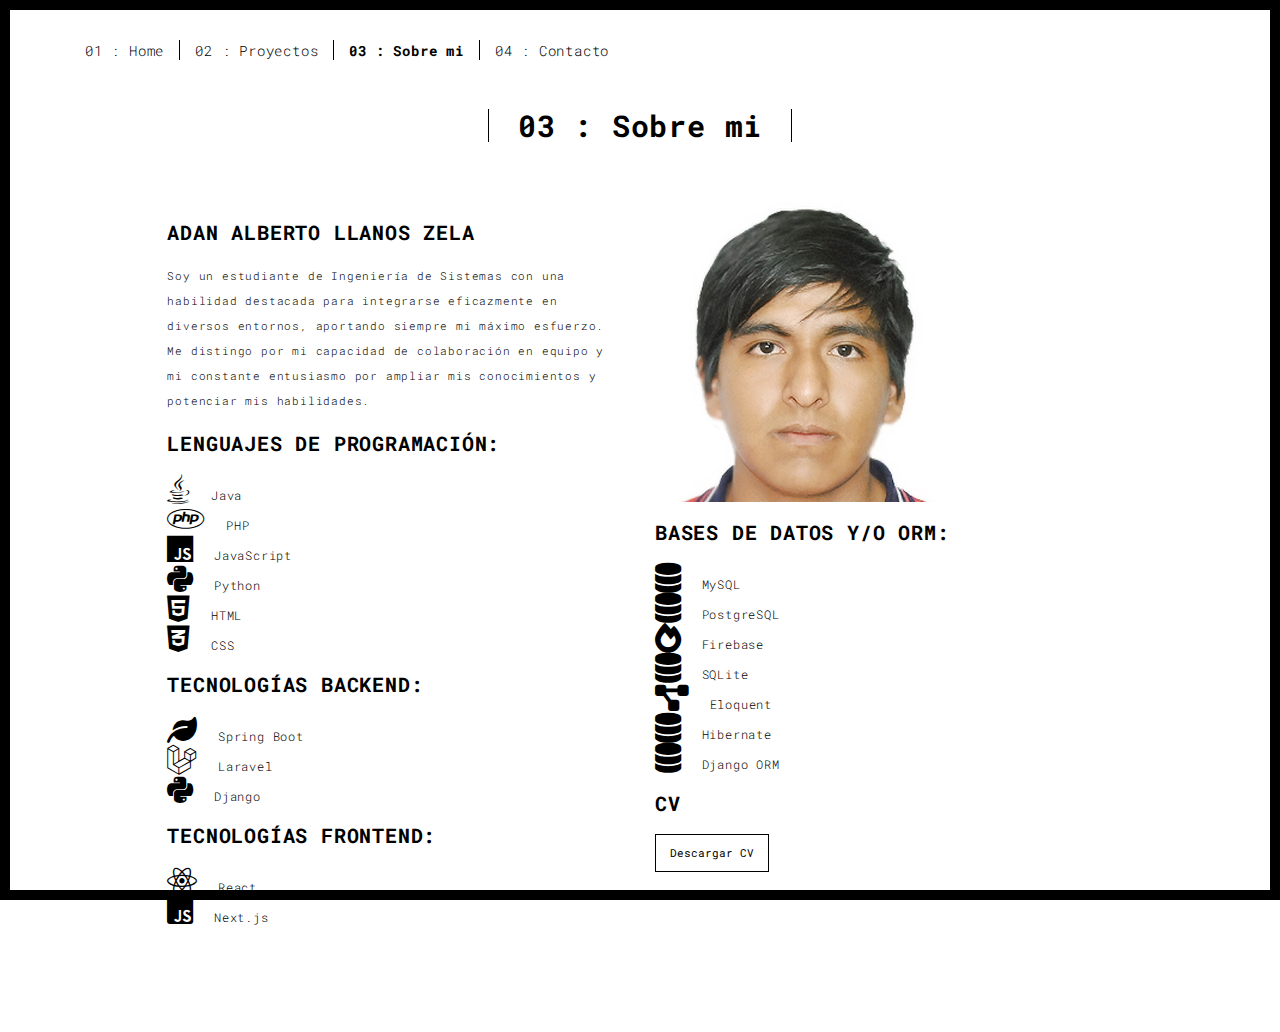
<file: about.html>
<!DOCTYPE html>
<html lang="en">
  <head>
    <meta charset="UTF-8" />
    <meta content="IE=edge" http-equiv="X-UA-Compatible" />
    <meta content="width=device-width,initial-scale=1" name="viewport" />
    <meta content="description" name="description" />
    <meta name="google" content="notranslate" />
    <meta
      content="Mashup templates have been developped by Orson.io team"
      name="author"
    />

    <!-- Disable tap highlight on IE -->
    <meta name="msapplication-tap-highlight" content="no" />

    <link
      rel="apple-touch-icon"
      sizes="180x180"
      href="./assets/apple-icon-180x180.png"
    />
    <link href="./assets/favicon.ico" rel="icon" />
    <link
      rel="stylesheet"
      href="https://cdnjs.cloudflare.com/ajax/libs/font-awesome/6.0.0-beta3/css/all.min.css"
    />

    <title>Sobre mi</title>

    <link href="./main.3f6952e4.css" rel="stylesheet" />
    <style>
      .large-icon {
        font-size: 30px; /* Aumenta el tamaño de los iconos */
        margin-right: 12px; /* Añade un pequeño espacio entre el icono y el texto */
      }

      .large-text {
        font-size: 12px; /* Aumenta el tamaño del texto */
        line-height: 1.5; /* Ajusta el espaciado entre líneas si es necesario */
      }
    </style>
  </head>

  <body class="">
    <div id="site-border-left"></div>
    <div id="site-border-right"></div>
    <div id="site-border-top"></div>
    <div id="site-border-bottom"></div>
    <!-- Add your content of header -->
    <header>
      <nav class="navbar navbar-fixed-top navbar-default">
        <div class="container">
          <button
            type="button"
            class="navbar-toggle collapsed"
            data-toggle="collapse"
            data-target="#navbar-collapse"
            aria-expanded="false"
          >
            <span class="sr-only">Toggle navigation</span>
            <span class="icon-bar"></span>
            <span class="icon-bar"></span>
            <span class="icon-bar"></span>
          </button>

          <div class="collapse navbar-collapse" id="navbar-collapse">
            <ul class="nav navbar-nav">
              <li><a href="./index.html" title="">01 : Home</a></li>
              <li><a href="./works.html" title="">02 : Proyectos</a></li>
              <li><a href="./about.html" title="">03 : Sobre mi</a></li>
              <li><a href="./contact.html" title="">04 : Contacto</a></li>
            </ul>
          </div>
        </div>
      </nav>
    </header>

    <div class="section-container">
      <div class="container">
        <div class="row">
          <div class="col-xs-12">
            <div class="section-container-spacer text-center">
              <h1 class="h2">03 : Sobre mi</h1>
            </div>

            <div class="row">
              <div class="col-md-10 col-md-offset-1">
                <div class="row">
                  <div class="col-xs-12 col-md-6">
                    <h3>ADAN ALBERTO LLANOS ZELA</h3>
                    <p>
                      Soy un estudiante de Ingeniería de Sistemas con una
                      habilidad destacada para integrarse eficazmente en
                      diversos entornos, aportando siempre mi máximo esfuerzo.
                      Me distingo por mi capacidad de colaboración en equipo y
                      mi constante entusiasmo por ampliar mis conocimientos y
                      potenciar mis habilidades.
                    </p>
                    <h3>LENGUAJES DE PROGRAMACIÓN:</h3>
                    <p class="large-text">
                      <i class="fab fa-java large-icon"></i> Java <br />
                      <i class="fab fa-php large-icon"></i> PHP <br />
                      <i class="fab fa-js large-icon"></i> JavaScript <br />
                      <i class="fab fa-python large-icon"></i> Python <br />
                      <i class="fab fa-html5 large-icon"></i> HTML <br />
                      <i class="fab fa-css3-alt large-icon"></i> CSS
                    </p>

                    <h3>TECNOLOGÍAS BACKEND:</h3>
                    <p class="large-text">
                      <i class="fas fa-leaf large-icon"></i> Spring Boot <br />
                      <i class="fab fa-laravel large-icon"></i> Laravel <br />
                      <i class="fab fa-python large-icon"></i> Django
                    </p>

                    <h3>TECNOLOGÍAS FRONTEND:</h3>
                    <p class="large-text">
                      <i class="fab fa-react large-icon"></i> React <br />
                      <i class="fab fa-js-square large-icon"></i> Next.js
                    </p>
                  </div>
                  <div class="col-xs-12 col-md-6">
                    <img
                      src="./assets/images/profile.jpg"
                      class="img-responsive"
                      alt=""
                    />
                    <h3>BASES DE DATOS Y/O ORM:</h3>
                    <p class="large-text">
                      <i class="fas fa-database large-icon"></i> MySQL <br />
                      <i class="fas fa-database large-icon"></i> PostgreSQL
                      <br />
                      <i class="fas fa-fire large-icon"></i> Firebase <br />
                      <i class="fas fa-database large-icon"></i> SQLite <br />
                      <i class="fas fa-project-diagram large-icon"></i> Eloquent
                      <br />
                      <i class="fas fa-database large-icon"></i> Hibernate
                      <br />
                      <i class="fas fa-database large-icon"></i> Django ORM
                    </p>

                    <h3>CV</h3>

                    <a
                      href="./assets/pdf/CV Adan Alberto Llanos Zela.pdf"
                      download="CV Adan Alberto Llanos Zela.pdf"
                    >
                      <button class="btn btn-default">Descargar CV</button>
                    </a>
                  </div>
                </div>
              </div>
            </div>
          </div>
        </div>
      </div>
    </div>

    <footer class="footer-container text-center">
      <div class="container">
        <div class="row">
          <div class="col-xs-12"></div>
        </div>
      </div>
    </footer>

    <script>
      document.addEventListener("DOMContentLoaded", function (event) {
        navActivePage();
      });
    </script>

    <script type="text/javascript" src="./main.70a66962.js"></script>
  </body>
</html>
</file>
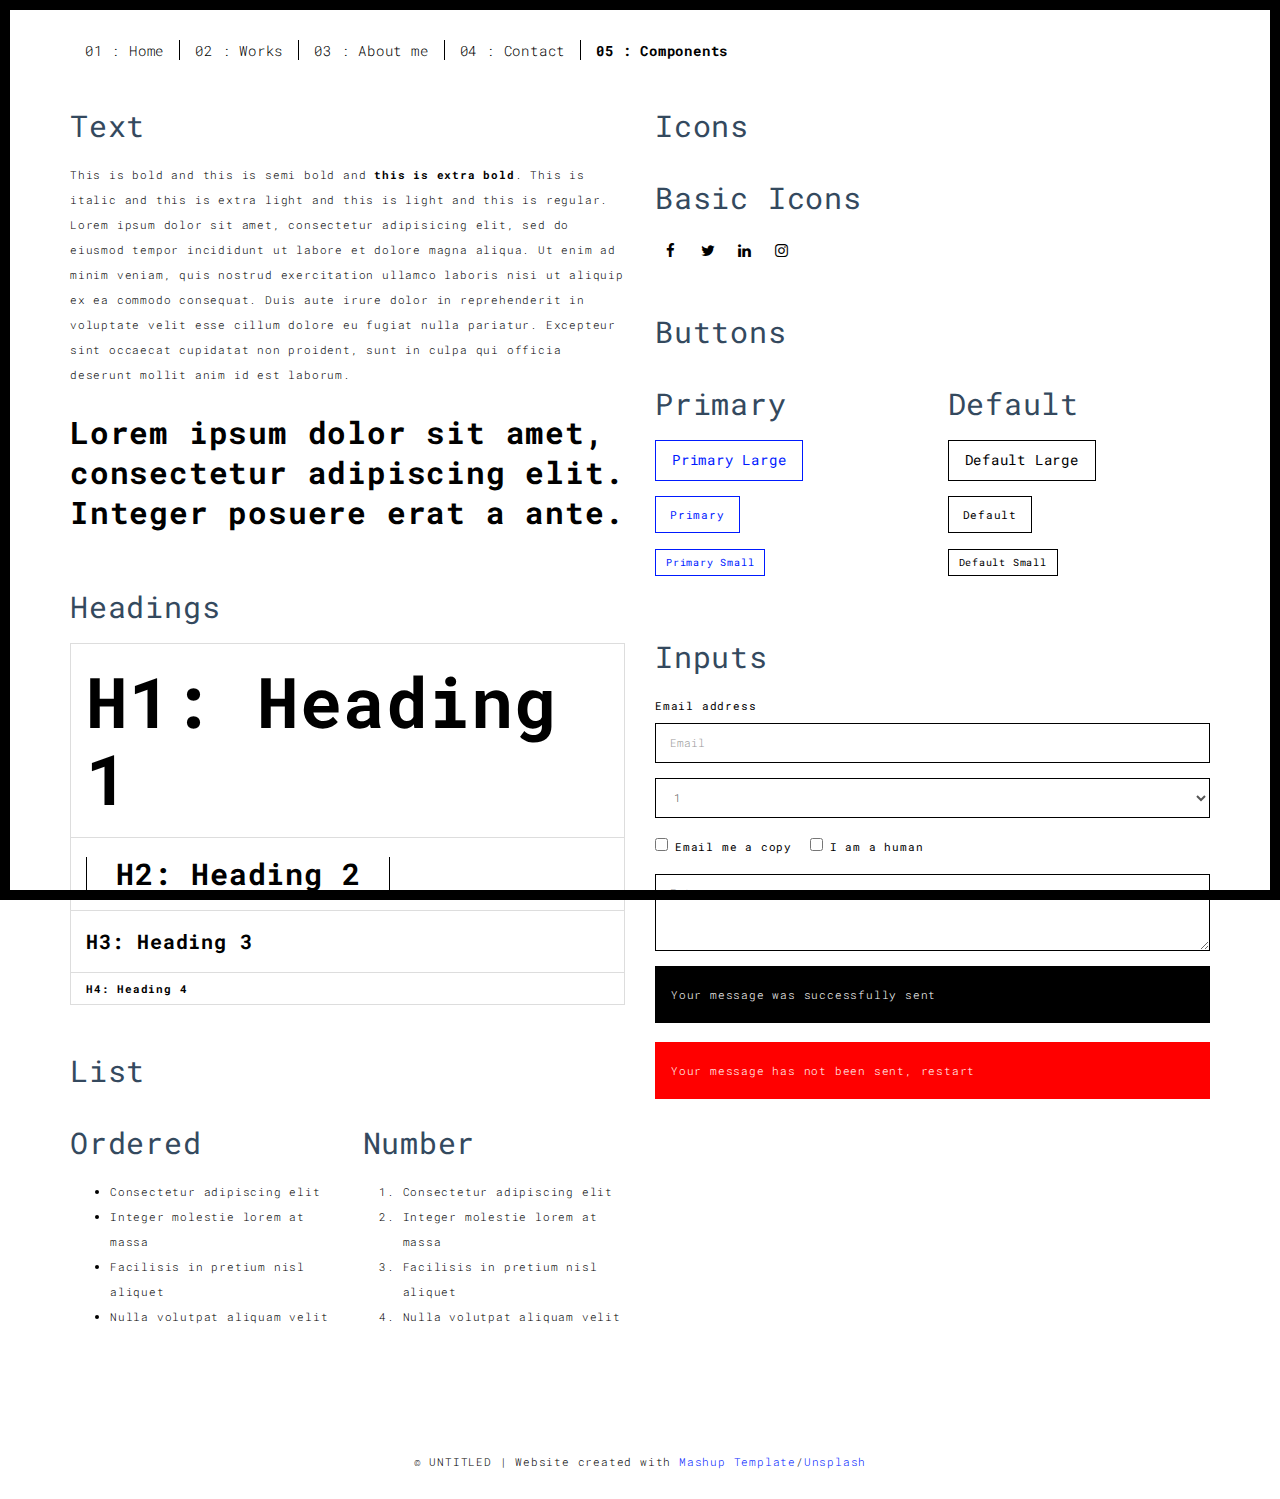
<file: components.html>
<!DOCTYPE html>
<html lang="en">

<head>
  <meta charset="UTF-8">
  <meta content="IE=edge" http-equiv="X-UA-Compatible">
  <meta content="width=device-width,initial-scale=1" name="viewport">
  <meta content="description" name="description">
  <meta name="google" content="notranslate" />
  <meta content="Mashup templates have been developped by Orson.io team" name="author">

  <!-- Disable tap highlight on IE -->
  <meta name="msapplication-tap-highlight" content="no">
  
  <link rel="apple-touch-icon" sizes="180x180" href="./assets/apple-icon-180x180.png">
  <link href="./assets/favicon.ico" rel="icon">

  <title>Title page</title>  

<link href="./main.3f6952e4.css" rel="stylesheet"></head>

<body class="">
<div id="site-border-left"></div>
<div id="site-border-right"></div>
<div id="site-border-top"></div>
<div id="site-border-bottom"></div>
 <!-- Add your content of header -->
<header>
  <nav class="navbar  navbar-fixed-top navbar-default">
    <div class="container">
        <button type="button" class="navbar-toggle collapsed" data-toggle="collapse" data-target="#navbar-collapse" aria-expanded="false">
          <span class="sr-only">Toggle navigation</span>
          <span class="icon-bar"></span>
          <span class="icon-bar"></span>
          <span class="icon-bar"></span>
        </button>

      <div class="collapse navbar-collapse" id="navbar-collapse">
        <ul class="nav navbar-nav ">
          <li><a href="./index.html" title="">01 : Home</a></li>
          <li><a href="./works.html" title="">02 : Works</a></li>
          <li><a href="./about.html" title="">03 : About me</a></li>
          <li><a href="./contact.html" title="">04 : Contact</a></li>
          <li><a href="./components.html" title="">05 : Components</a></li>
        </ul>


      </div> 
    </div>
  </nav>
</header>

<div class="section-container">
  
<!-- Add your site or app content here -->
  <div class="container">
    <div class="row">
      <div class="col-xs-12 col-md-6">

        <div class="template-example">
          <h2 class="template-title-example">Text</h2>
          <p>This is bold and this is semi bold and <b>this is extra bold</b>. This is italic and this is extra light and this is light
          and this is regular. Lorem ipsum dolor sit amet, consectetur adipisicing elit, sed do eiusmod
          tempor incididunt ut labore et dolore magna aliqua. Ut enim ad minim veniam,
          quis nostrud exercitation ullamco laboris nisi ut aliquip ex ea commodo
          consequat. Duis aute irure dolor in reprehenderit in voluptate velit esse
          cillum dolore eu fugiat nulla pariatur. Excepteur sint occaecat cupidatat non
          proident, sunt in culpa qui officia deserunt mollit anim id est laborum.

          <blockquote>
            <p>Lorem ipsum dolor sit amet, consectetur adipiscing elit. Integer posuere erat a ante.</p>
          </blockquote>
          
          </p>
        </div>

        <div class="template-example">
          <h2 class="template-title-example">Headings</h2>
          
          <table class="table table-bordered">
            <tr><td><h1>H1: Heading 1</h1></td></tr>
            <tr><td><h2>H2: Heading 2</h2></td></tr>
            <tr><td><h3>H3: Heading 3</h3></td></tr>
            <tr><td><h4>H4: Heading 4</h4></td></tr>
          </table>
          
        </div>

        
        <div class="template-example">
          <h2 class="template-title-example">List</h2>
          <div class="row">
            <div class="col-md-6">
              <h3 class="template-title-example">Ordered</h3>
              <ul>
                <li>Consectetur adipiscing elit</li>
                <li>Integer molestie lorem at massa</li>
                <li>Facilisis in pretium nisl aliquet</li>
                <li>Nulla volutpat aliquam velit</li>
              </ul>
            </div>
            <div class="col-md-6">
              <h3 class="template-title-example">Number</h3>
              <ol>
                <li>Consectetur adipiscing elit</li>
                <li>Integer molestie lorem at massa</li>
                <li>Facilisis in pretium nisl aliquet</li>
                <li>Nulla volutpat aliquam velit</li>
              </ol>
            </div>
          </div>
        </div>
        
      </div>

      <div class="col-xs-12 col-md-6">
        <div class="template-example">
          <h2 class="template-title-example">Icons</h2>
          
          <div class="row">
            
            <div class="col-md-6">
               <h3 class="template-title-example">Basic Icons</h2>
                <ul class="list-icons">
                  <li>
                    <span class="fa-icon">
                      <i class="fa fa-facebook"></i>
                    </span>
                  </li>
                  <li>
                    <span class="fa-icon">
                      <i class="fa fa-twitter"></i>
                    </span>
                  </li>
                  <li>
                    <span class="fa-icon">
                      <i class="fa fa-linkedin"></i>
                    </span>
                  </li>
                  <li>
                    <span class="fa-icon">
                      <i class="fa fa-instagram"></i>
                    </span>
                  </li>
                </ul>
            </div>

          </div>


          


        </div>

        <div class="template-example">
          <h2 class="template-title-example">Buttons</h2>
          <div class="row">
            <div class="col-md-6">
              <h3 class="template-title-example">Primary</h2>
              <div class="row">
                  <div class="col-md-6">
                  <p><a href="" class="btn btn-primary btn-lg">Primary Large</a></p>
                  <p><a href="" class="btn btn-primary">Primary </a></p>
                  <p><a href="" class="btn btn-primary btn-sm">Primary Small</a></p>
                </div>
              </div>

              
            </div>

            <div class="col-md-6">
              <h3 class="template-title-example">Default</h2>
              <div class="row">
                  <div class="col-md-6">
                  <p><a href="" class="btn btn-default btn-lg">Default Large</a></p>
                  <p><a href="" class="btn btn-default">Default </a></p>
                  <p><a href="" class="btn btn-default btn-sm">Default Small</a></p>
                </div>
              </div>

            </div>
          </div>
        </div>
        
        <div class="template-example">
          <h2 class="template-title-example">Inputs</h2>

            <div class="form-group">
              <label for="exampleInputEmail1">Email address</label>
              <input type="email" class="form-control" id="exampleInputEmail1" placeholder="Email">
            </div>

            <div class="form-group">
              <select class="form-control">
                <option>1</option>
                <option>2</option>
                <option>3</option>
                <option>4</option>
                <option>5</option>
              </select>
            </div>

            <div class="form-group">
              <label class="checkbox-inline">
                <input 
                type="checkbox" id="inlineCheckbox1" value="option1"> Email me a copy
              </label>
              <label class="checkbox-inline">
                <input type="checkbox" id="inlineCheckbox2" value="option2"> I am a human
              </label>
            </div>

            <div class="form-group">
              <textarea class="form-control" rows="3" placeholder="Enter your message"></textarea>
            </div>
            
            <div class="alert alert-success" role="alert">Your message was successfully sent</div>
            <div class="alert alert-danger" role="alert">Your message has not been sent, restart</div>
        </div>




      </div>
    </div>
  </div>
</div>

<footer class="footer-container text-center">
  <div class="container">
    <div class="row">
      <div class="col-xs-12">
        <p>© UNTITLED | Website created with <a href="http://www.mashup-template.com/" title="Create website with free html template">Mashup Template</a>/<a href="https://www.unsplash.com/" title="Beautiful Free Images">Unsplash</a></p>
      </div>
    </div>
  </div>
</footer>

<script>
  document.addEventListener("DOMContentLoaded", function (event) {
     navActivePage();
  });
</script>
<script type="text/javascript" src="./main.70a66962.js"></script></body>

</html>
</file>
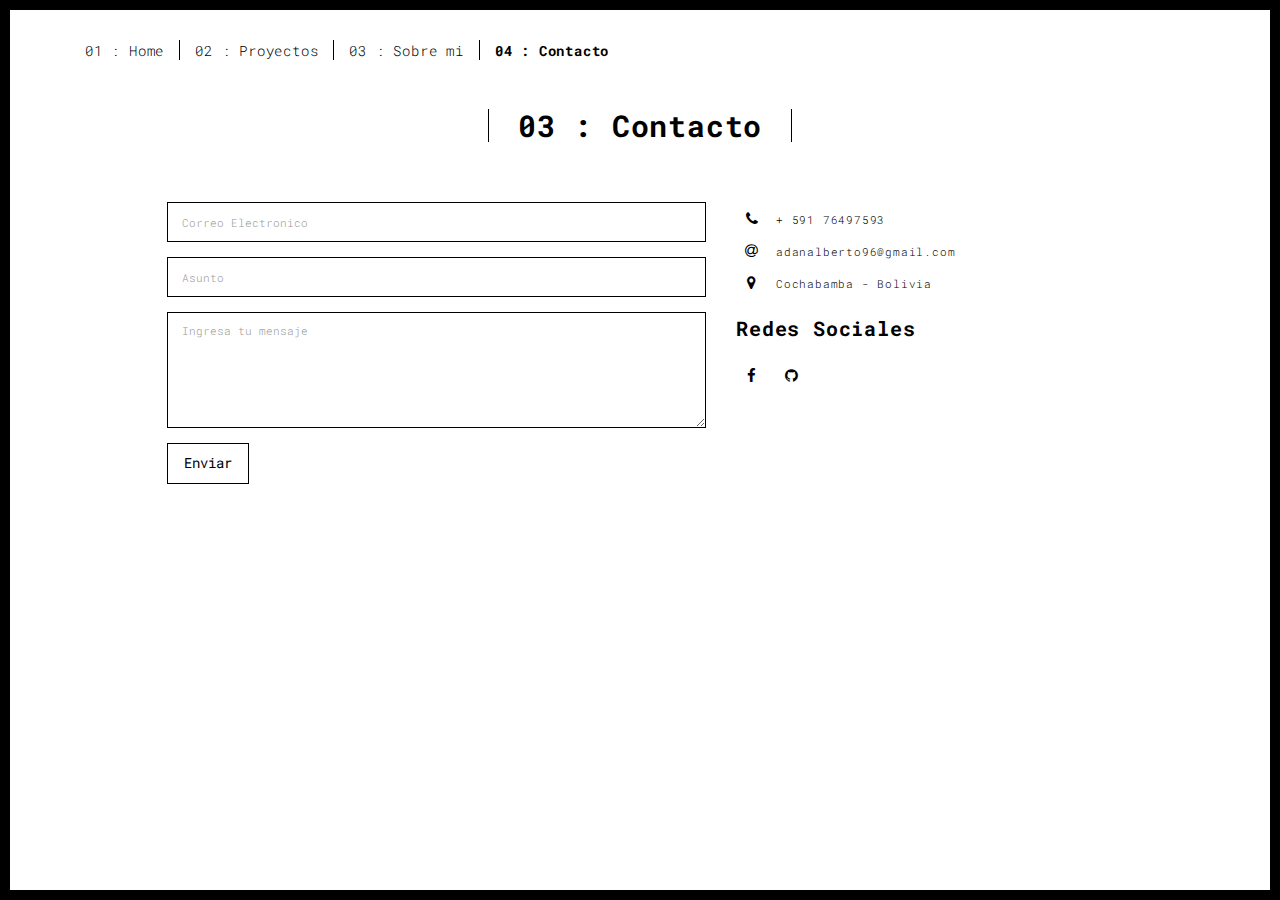
<file: contact.html>
<!DOCTYPE html>
<html lang="en">
  <head>
    <meta charset="UTF-8" />
    <meta content="IE=edge" http-equiv="X-UA-Compatible" />
    <meta content="width=device-width,initial-scale=1" name="viewport" />
    <meta content="description" name="description" />
    <meta name="google" content="notranslate" />
    <meta
      content="Mashup templates have been developped by Orson.io team"
      name="author"
    />

    <!-- Disable tap highlight on IE -->
    <meta name="msapplication-tap-highlight" content="no" />

    <link
      rel="apple-touch-icon"
      sizes="180x180"
      href="./assets/apple-icon-180x180.png"
    />
    <link href="./assets/favicon.ico" rel="icon" />

    <title>Title page</title>

    <link href="./main.3f6952e4.css" rel="stylesheet" />
  </head>

  <body class="">
    <div id="site-border-left"></div>
    <div id="site-border-right"></div>
    <div id="site-border-top"></div>
    <div id="site-border-bottom"></div>
    <!-- Add your content of header -->
    <header>
      <nav class="navbar navbar-fixed-top navbar-default">
        <div class="container">
          <button
            type="button"
            class="navbar-toggle collapsed"
            data-toggle="collapse"
            data-target="#navbar-collapse"
            aria-expanded="false"
          >
            <span class="sr-only">Toggle navigation</span>
            <span class="icon-bar"></span>
            <span class="icon-bar"></span>
            <span class="icon-bar"></span>
          </button>

          <div class="collapse navbar-collapse" id="navbar-collapse">
            <ul class="nav navbar-nav">
              <li><a href="./index.html" title="">01 : Home</a></li>
              <li><a href="./works.html" title="">02 : Proyectos</a></li>
              <li><a href="./about.html" title="">03 : Sobre mi</a></li>
              <li><a href="./contact.html" title="">04 : Contacto</a></li>
            </ul>
          </div>
        </div>
      </nav>
    </header>

    <div class="section-container">
      <div class="container">
        <div class="row">
          <div class="col-xs-12">
            <div class="section-container-spacer text-center">
              <h1 class="h2">03 : Contacto</h1>
            </div>

            <div class="row">
              <div class="col-md-10 col-md-offset-1">
                <form action="" class="reveal-content">
                  <div class="row">
                    <div class="col-md-7">
                      <div class="form-group">
                        <input
                          type="email"
                          class="form-control"
                          id="email"
                          placeholder="Correo Electronico"
                        />
                      </div>
                      <div class="form-group">
                        <input
                          type="text"
                          class="form-control"
                          id="subject"
                          placeholder="Asunto"
                        />
                      </div>
                      <div class="form-group">
                        <textarea
                          class="form-control"
                          rows="5"
                          placeholder="Ingresa tu mensaje"
                        ></textarea>
                      </div>
                      <button type="submit" class="btn btn-default btn-lg">
                        Enviar
                      </button>
                    </div>
                    <div class="col-md-5 address-container">
                      <ul class="list-unstyled">
                        <li>
                          <span class="fa-icon">
                            <i class="fa fa-phone" aria-hidden="true"></i>
                          </span>
                          + 591 76497593
                        </li>
                        <li>
                          <span class="fa-icon">
                            <i class="fa fa-at" aria-hidden="true"></i>
                          </span>
                          adanalberto96@gmail.com
                        </li>
                        <li>
                          <span class="fa-icon">
                            <i
                              class="fa fa fa-map-marker"
                              aria-hidden="true"
                            ></i>
                          </span>
                          Cochabamba - Bolivia
                        </li>
                      </ul>
                      <h3>Redes Sociales</h3>
                      <a
                        href="https://www.facebook.com/adan.alberto.948/"
                        title=""
                        class="fa-icon"
                        target="_blank"
                      >
                        <i class="fa fa-facebook"></i>
                      </a>
                      <a
                        href="https://github.com/adanllanos"
                        title=""
                        class="fa-icon"
                        target="_blank"
                      >
                        <i class="fa fa-github"></i>
                      </a>
                      <!-- <a
                        href="http://www.linkedin.com"
                        title=""
                        class="fa-icon"
                        target="_blank"
                      >
                        <i class="fa fa-linkedin"></i>
                      </a> -->
                    </div>
                  </div>
                </form>
              </div>
            </div>
          </div>
        </div>
      </div>
    </div>

    <footer class="footer-container text-center">
      <div class="container">
        <div class="row">
          <div class="col-xs-12"></div>
        </div>
      </div>
    </footer>

    <script>
      document.addEventListener("DOMContentLoaded", function (event) {
        navActivePage();
      });
    </script>

    <script type="text/javascript" src="./main.70a66962.js"></script>
  </body>
</html>
</file>
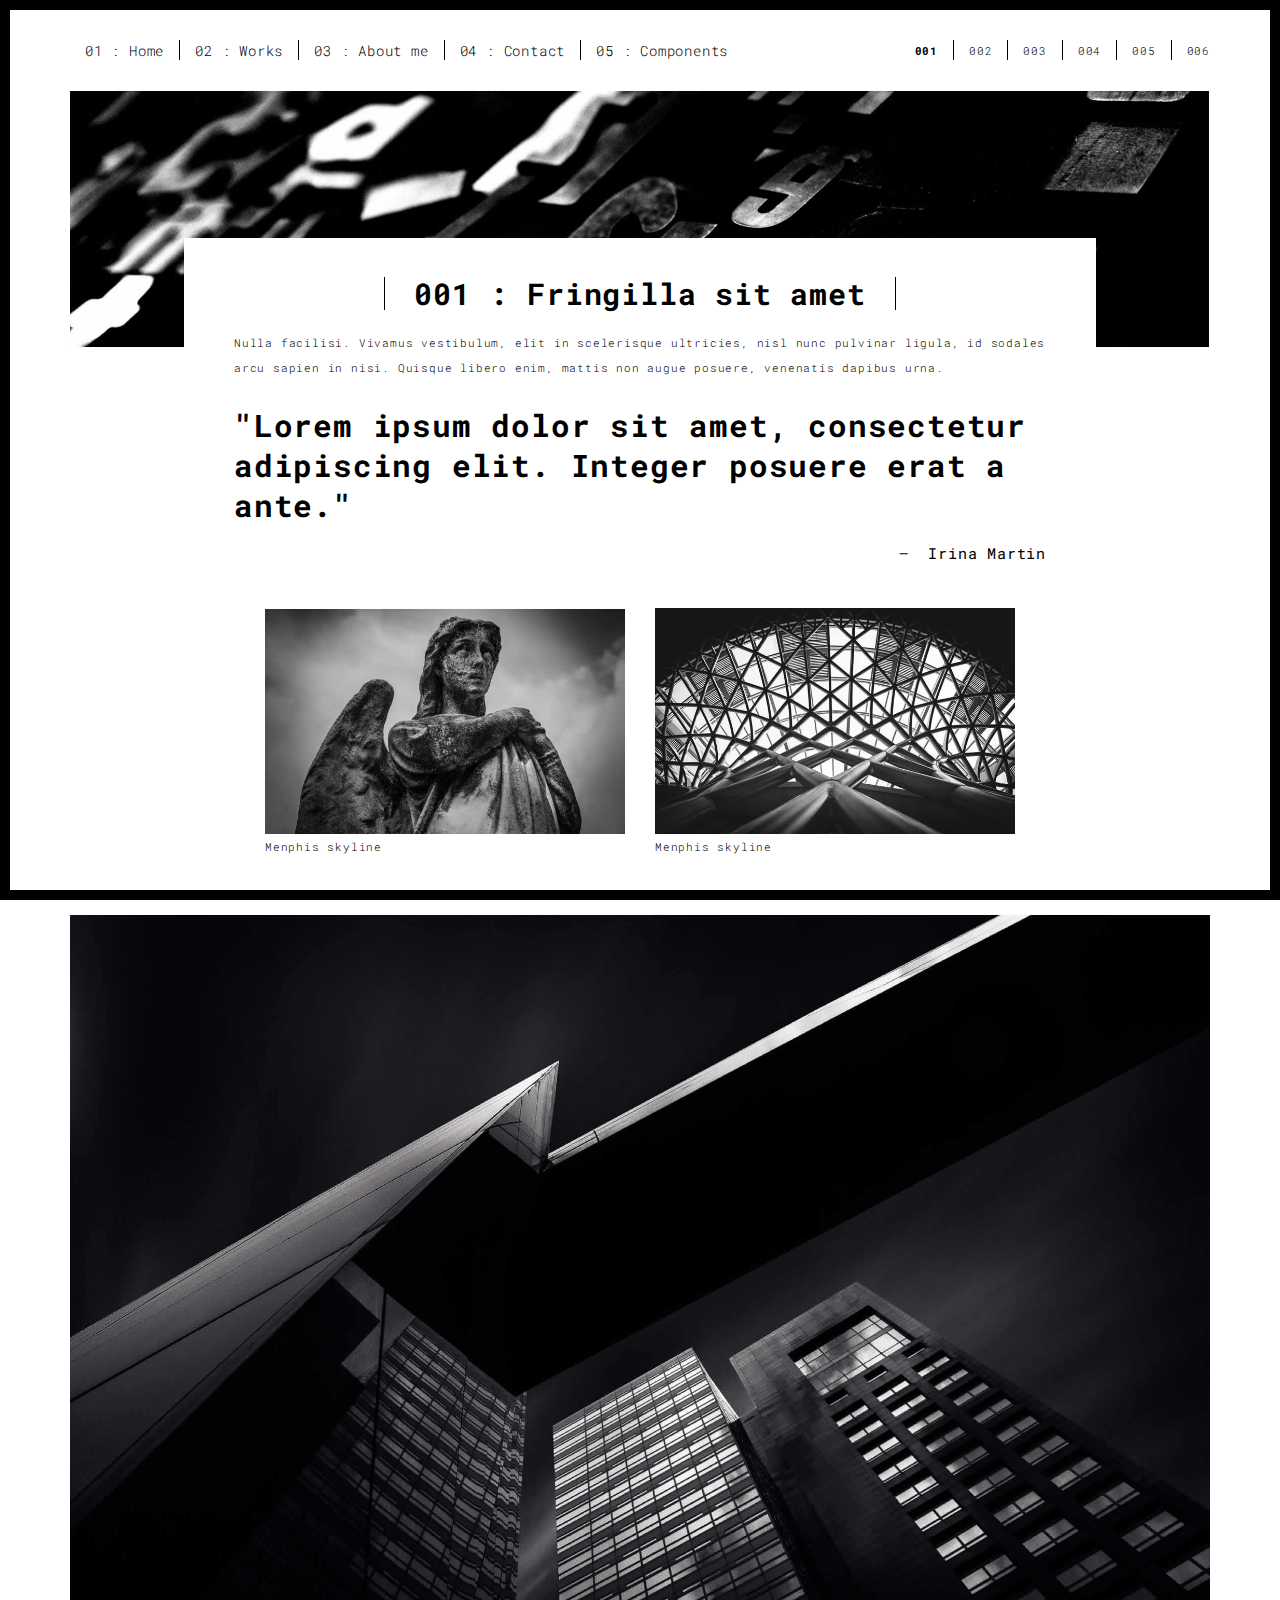
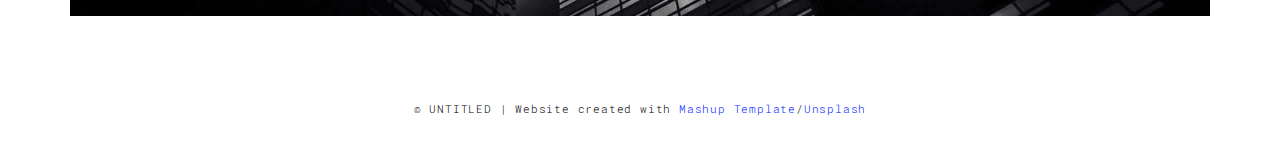
<file: work.html>
<!DOCTYPE html>
<html lang="en">

<head>
  <meta charset="UTF-8">
  <meta content="IE=edge" http-equiv="X-UA-Compatible">
  <meta content="width=device-width,initial-scale=1" name="viewport">
  <meta content="description" name="description">
  <meta name="google" content="notranslate" />
  <meta content="Mashup templates have been developped by Orson.io team" name="author">

  <!-- Disable tap highlight on IE -->
  <meta name="msapplication-tap-highlight" content="no">
  
  <link rel="apple-touch-icon" sizes="180x180" href="./assets/apple-icon-180x180.png">
  <link href="./assets/favicon.ico" rel="icon">

  <title>Title page</title>  

<link href="./main.3f6952e4.css" rel="stylesheet"></head>

<body class="">
<div id="site-border-left"></div>
<div id="site-border-right"></div>
<div id="site-border-top"></div>
<div id="site-border-bottom"></div>
<!-- Add your content of header -->
<header>
  <nav class="navbar  navbar-fixed-top navbar-default">
    <div class="container">
        <button type="button" class="navbar-toggle collapsed" data-toggle="collapse" data-target="#navbar-collapse" aria-expanded="false">
          <span class="sr-only">Toggle navigation</span>
          <span class="icon-bar"></span>
          <span class="icon-bar"></span>
          <span class="icon-bar"></span>
        </button>

      <div class="collapse navbar-collapse" id="navbar-collapse">
        <ul class="nav navbar-nav ">
          <li><a href="./index.html" title="">01 : Home</a></li>
          <li><a href="./works.html" title="">02 : Works</a></li>
          <li><a href="./about.html" title="">03 : About me</a></li>
          <li><a href="./contact.html" title="">04 : Contact</a></li>
          <li><a href="./components.html" title="">05 : Components</a></li>
        </ul>


          <ul class="nav navbar-nav navbar-right navbar-small visible-md visible-lg">
            <li><a href="./index.html" title="" class="active">001</a></li>
            <li><a href="./index.html" title="">002</a></li>
            <li><a href="./index.html" title="">003</a></li>
            <li><a href="./index.html" title="">004</a></li>
            <li><a href="./index.html" title="">005</a></li>
            <li><a href="./index.html" title="">006</a></li>
          </ul>


      </div> 
    </div>
  </nav>
</header>
<div class="section-container">
  <div class="container">
    <div class="row">
      <div class="col-xs-12">
        <img src="./assets/images/work001-01.jpg" class="img-responsive" alt="">
        <div class="card-container">
          <div class="text-center">
            <h1 class="h2">001 : Fringilla sit amet</h1>
          </div>
          <p>Nulla facilisi. Vivamus vestibulum, elit in scelerisque ultricies, nisl nunc pulvinar ligula, id sodales arcu sapien in nisi. Quisque libero enim, mattis non augue posuere, venenatis dapibus urna.</p>

          <blockquote>
            <p>"Lorem ipsum dolor sit amet, consectetur adipiscing elit. Integer posuere erat a ante."</p>
            <small class="pull-right">Irina Martin</small>
          </blockquote>
        </div>
      </div>

      
      
      <div class="col-md-8 col-md-offset-2 section-container-spacer">
        <div class="row">
          <div class="col-xs-12 col-md-6">
            <img src="./assets/images/work001-02.jpg" class="img-responsive" alt="">
            <p>Menphis skyline</p>
          </div>
          <div class="col-xs-12 col-md-6">
            <img src="./assets/images/work001-03.jpg" class="img-responsive" alt="">
            <p>Menphis skyline</p>
          </div>
        </div>
      </div>

      <div class="col-xs-12">
        <img src="./assets/images/work001-04.jpg" class="img-responsive" alt="">
      </div>

    </div>
  </div>
</div>


<footer class="footer-container text-center">
  <div class="container">
    <div class="row">
      <div class="col-xs-12">
        <p>© UNTITLED | Website created with <a href="http://www.mashup-template.com/" title="Create website with free html template">Mashup Template</a>/<a href="https://www.unsplash.com/" title="Beautiful Free Images">Unsplash</a></p>
      </div>
    </div>
  </div>
</footer>

<script>
  document.addEventListener("DOMContentLoaded", function (event) {
     navActivePage();
  });
</script>

<!-- Google Analytics: change UA-XXXXX-X to be your site's ID 

<script>
  (function (i, s, o, g, r, a, m) {
    i['GoogleAnalyticsObject'] = r; i[r] = i[r] || function () {
      (i[r].q = i[r].q || []).push(arguments)
    }, i[r].l = 1 * new Date(); a = s.createElement(o),
      m = s.getElementsByTagName(o)[0]; a.async = 1; a.src = g; m.parentNode.insertBefore(a, m)
  })(window, document, 'script', '//www.google-analytics.com/analytics.js', 'ga');
  ga('create', 'UA-XXXXX-X', 'auto');
  ga('send', 'pageview');
</script>

--> <script type="text/javascript" src="./main.70a66962.js"></script></body>

</html>
</file>
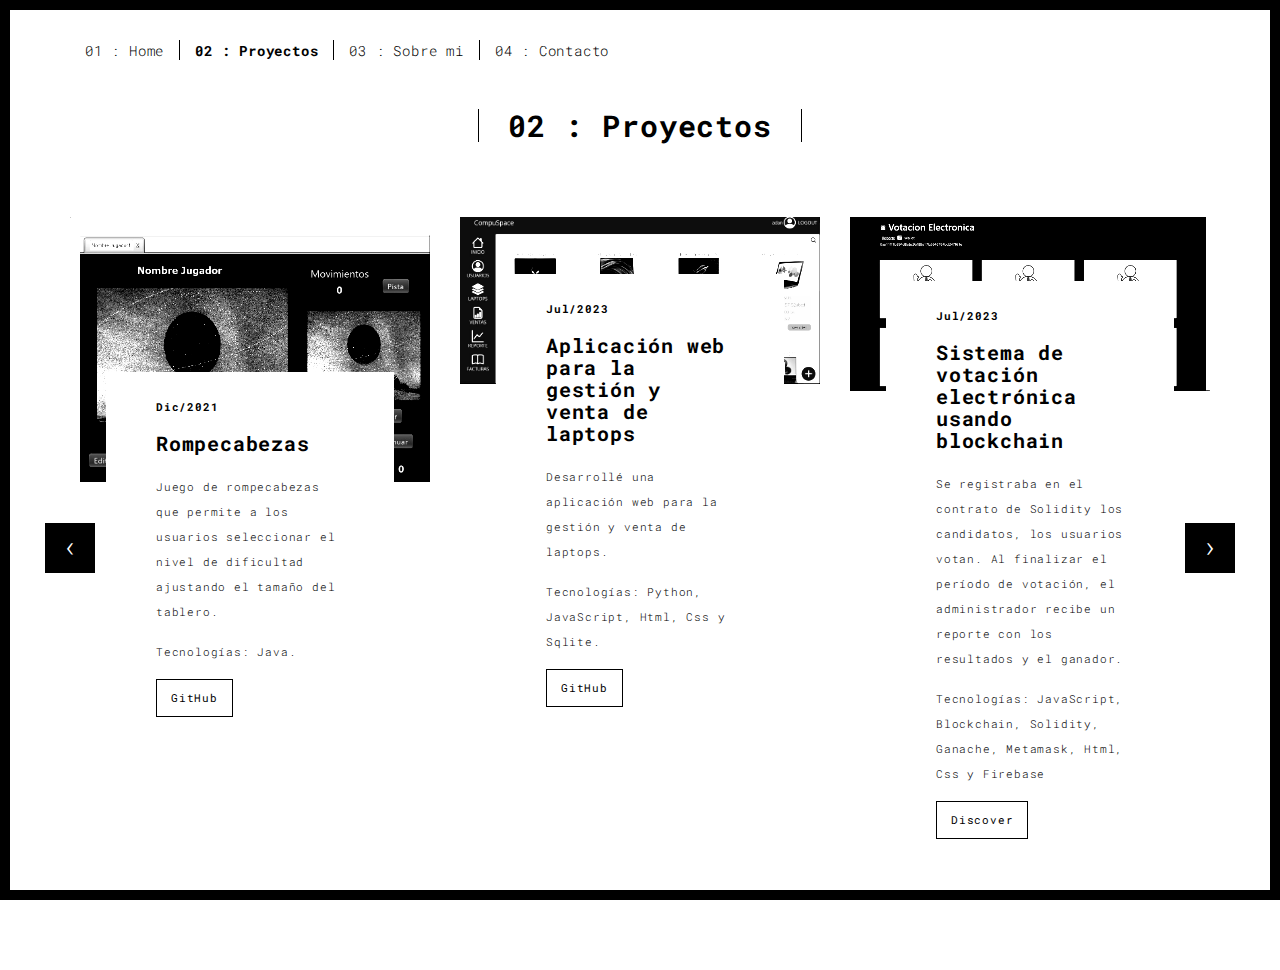
<file: works.html>
<!DOCTYPE html>
<html lang="en">
  <head>
    <meta charset="UTF-8" />
    <meta content="IE=edge" http-equiv="X-UA-Compatible" />
    <meta content="width=device-width,initial-scale=1" name="viewport" />
    <meta content="description" name="description" />
    <meta name="google" content="notranslate" />
    <meta
      content="Mashup templates have been developped by Orson.io team"
      name="author"
    />

    <!-- Disable tap highlight on IE -->
    <meta name="msapplication-tap-highlight" content="no" />

    <link
      rel="apple-touch-icon"
      sizes="180x180"
      href="./assets/apple-icon-180x180.png"
    />
    <link href="./assets/favicon.ico" rel="icon" />

    <title>Proyectos</title>

    <link href="./main.3f6952e4.css" rel="stylesheet" />
  </head>

  <body class="">
    <div id="site-border-left"></div>
    <div id="site-border-right"></div>
    <div id="site-border-top"></div>
    <div id="site-border-bottom"></div>
    <!-- Add your content of header -->
    <header>
      <nav class="navbar navbar-fixed-top navbar-default">
        <div class="container">
          <button
            type="button"
            class="navbar-toggle collapsed"
            data-toggle="collapse"
            data-target="#navbar-collapse"
            aria-expanded="false"
          >
            <span class="sr-only">Toggle navigation</span>
            <span class="icon-bar"></span>
            <span class="icon-bar"></span>
            <span class="icon-bar"></span>
          </button>

          <div class="collapse navbar-collapse" id="navbar-collapse">
            <ul class="nav navbar-nav">
              <li><a href="./index.html" title="">01 : Home</a></li>
              <li><a href="./works.html" title="">02 : Proyectos</a></li>
              <li><a href="./about.html" title="">03 : Sobre mi</a></li>
              <li><a href="./contact.html" title="">04 : Contacto</a></li>
              <!-- <li><a href="./components.html" title="">05 : Components</a></li> -->
            </ul>
          </div>
        </div>
      </nav>
    </header>

    <div class="section-container">
      <div class="container">
        <div class="row">
          <div class="col-sm-8 col-sm-offset-2 section-container-spacer">
            <div class="text-center">
              <h1 class="h2">02 : Proyectos</h1>
              <p></p>
            </div>
          </div>

          <div class="col-md-12">
            <div id="myCarousel" class="carousel slide projects-carousel">
              <!-- Carousel items -->
              <div class="carousel-inner">
                <div class="item active">
                  <div class="row">
                    <div class="col-sm-4">
                      <a
                        href="https://github.com/adanllanos"
                        title=""
                        class="black-image-project-hover"
                        target="_blank"
                      >
                        <img
                          src="./assets/images/Puzzle.JPG"
                          alt=""
                          class="img-responsive"
                        />
                      </a>
                      <div class="card-container card-container-lg">
                        <h4>Dic/2021</h4>
                        <h3>Rompecabezas</h3>
                        <p>
                          Juego de rompecabezas que permite a los usuarios
                          seleccionar el nivel de dificultad ajustando el tamaño
                          del tablero.
                        </p>
                        <p>Tecnologías: Java.</p>
                        <a
                          href="https://github.com/adanllanos"
                          title=""
                          class="btn btn-default"
                          target="_blank"
                          >GitHub</a
                        >
                      </div>
                    </div>
                    <div class="col-sm-4">
                      <a
                        href="https://github.com/adanllanos/deploy_django"
                        title=""
                        class="black-image-project-hover"
                        target="_blank"
                      >
                        <img
                          src="./assets/images/laptops.JPG"
                          alt=""
                          class="img-responsive"
                        />
                      </a>
                      <div class="card-container card-container-lg">
                        <h4>Jul/2023</h4>
                        <h3>
                          Aplicación web para la gestión y venta de laptops
                        </h3>
                        <p>
                          Desarrollé una aplicación web para la gestión y venta
                          de laptops.
                        </p>
                        <p>
                          Tecnologías: Python, JavaScript, Html, Css y Sqlite.
                        </p>
                        <a
                          href="https://github.com/adanllanos/deploy_django"
                          title=""
                          class="btn btn-default"
                          target="_blank"
                          >GitHub</a
                        >
                      </div>
                    </div>
                    <div class="col-sm-4">
                      <a
                        href="https://github.com/adanllanos/votacion-Electronica"
                        title=""
                        class="black-image-project-hover"
                        target="_blank"
                      >
                        <img
                          src="./assets/images/votacion.jpg"
                          alt=""
                          class="img-responsive"
                        />
                      </a>
                      <div class="card-container card-container-lg">
                        <h4>Jul/2023</h4>
                        <h3>
                          Sistema de votación electrónica usando blockchain
                        </h3>
                        <p>
                          Se registraba en el contrato de Solidity los
                          candidatos, los usuarios votan. Al finalizar el
                          período de votación, el administrador recibe un
                          reporte con los resultados y el ganador.
                        </p>
                        <p>
                          Tecnologías: JavaScript, Blockchain, Solidity,
                          Ganache, Metamask, Html, Css y Firebase
                        </p>
                        <a
                          href="https://github.com/adanllanos/votacion-Electronica"
                          title=""
                          class="btn btn-default"
                          target="_blank"
                          >Discover</a
                        >
                      </div>
                    </div>
                  </div>
                  <!--/row-->
                </div>
                <!--/item-->
                <div class="item">
                  <div class="row">
                    <div class="col-sm-4">
                      <a
                        href="https://github.com/adanllanos/Deploy-laravel"
                        class="black-image-project-hover"
                        target="_blank"
                      >
                        <img
                          src="./assets/images/airbnb.JPG"
                          alt="Image"
                          class="img-responsive"
                        />
                      </a>
                      <div class="card-container">
                        <h4>Dic/2023</h4>
                        <h3>Airbnb</h3>
                        <p>
                          Desarrollé un sistema tipo Airbnb, creando APIs para
                          manejar la interacción entre el frontend y el backend.
                        </p>
                        <p>
                          Tecnologías: Laravel, React, Firebase, JavaScript,
                          Html y Css
                        </p>
                        <a
                          href="https://github.com/TheRots100/CybernTravel"
                          class="btn btn-default"
                          target="_blank"
                          >GitHub Front</a
                        >
                        <a
                          href="https://github.com/adanllanos/Deploy-laravel"
                          class="btn btn-default"
                          target="_blank"
                          >GitHub Back</a
                        >
                      </div>
                    </div>
                  </div>
                  <!--/row-->
                </div>

                <!--/item-->
              </div>
              <!--/carousel-inner-->
              <a
                class="left carousel-control"
                href="#myCarousel"
                data-slide="prev"
                >‹</a
              >

              <a
                class="right carousel-control"
                href="#myCarousel"
                data-slide="next"
                >›</a
              >
            </div>

            <!--/myCarousel-->
          </div>
        </div>
      </div>
    </div>

    <footer class="footer-container text-center">
      <div class="container">
        <div class="row">
          <div class="col-xs-12"></div>
        </div>
      </div>
    </footer>

    <script>
      document.addEventListener("DOMContentLoaded", function (event) {
        navActivePage();
      });
    </script>

    <script type="text/javascript" src="./main.70a66962.js"></script>
  </body>
</html>
</file>
<file: main.3f6952e4.css>
@import url(https://fonts.googleapis.com/css?family=Roboto:900|Roboto+Mono:300,400,700);@import url(https://maxcdn.bootstrapcdn.com/font-awesome/4.7.0/css/font-awesome.min.css);/*!
 * Bootstrap v3.3.7 (http://getbootstrap.com)
 * Copyright 2011-2016 Twitter, Inc.
 * Licensed under MIT (https://github.com/twbs/bootstrap/blob/master/LICENSE)
 */
/*! normalize.css v3.0.3 | MIT License | github.com/necolas/normalize.css */html{font-family:sans-serif;-ms-text-size-adjust:100%;-webkit-text-size-adjust:100%}body{margin:0}article,aside,details,figcaption,figure,footer,header,hgroup,main,menu,nav,section,summary{display:block}audio,canvas,progress,video{display:inline-block;vertical-align:baseline}audio:not([controls]){display:none;height:0}[hidden],template{display:none}a{background-color:transparent}a:active,a:hover{outline:0}abbr[title]{border-bottom:1px dotted}b,strong{font-weight:700}dfn{font-style:italic}h1{font-size:2em;margin:.67em 0}mark{background:#ff0;color:#000}small{font-size:80%}sub,sup{font-size:75%;line-height:0;position:relative;vertical-align:baseline}sup{top:-.5em}sub{bottom:-.25em}img{border:0}svg:not(:root){overflow:hidden}figure{margin:1em 40px}hr{box-sizing:content-box;height:0}pre{overflow:auto}code,kbd,pre,samp{font-family:monospace,monospace;font-size:1em}button,input,optgroup,select,textarea{color:inherit;font:inherit;margin:0}button{overflow:visible}button,select{text-transform:none}button,html input[type=button],input[type=reset],input[type=submit]{-webkit-appearance:button;cursor:pointer}button[disabled],html input[disabled]{cursor:default}button::-moz-focus-inner,input::-moz-focus-inner{border:0;padding:0}input{line-height:normal}input[type=checkbox],input[type=radio]{box-sizing:border-box;padding:0}input[type=number]::-webkit-inner-spin-button,input[type=number]::-webkit-outer-spin-button{height:auto}input[type=search]{-webkit-appearance:textfield;box-sizing:content-box}input[type=search]::-webkit-search-cancel-button,input[type=search]::-webkit-search-decoration{-webkit-appearance:none}fieldset{border:1px solid silver;margin:0 2px;padding:.35em .625em .75em}textarea{overflow:auto}optgroup{font-weight:700}table{border-collapse:collapse;border-spacing:0}td,th{padding:0}

/*! Source: https://github.com/h5bp/html5-boilerplate/blob/master/src/css/main.css */
@media print{*,:after,:before{background:transparent!important;color:#000!important;box-shadow:none!important;text-shadow:none!important}a,a:visited{text-decoration:underline}a[href]:after{content:" (" attr(href) ")"}abbr[title]:after{content:" (" attr(title) ")"}a[href^="#"]:after,a[href^="javascript:"]:after{content:""}blockquote,pre{border:1px solid #999;page-break-inside:avoid}thead{display:table-header-group}img,tr{page-break-inside:avoid}img{max-width:100%!important}h2,h3,p{orphans:3;widows:3}h2,h3{page-break-after:avoid}.navbar{display:none}.btn>.caret,.dropup>.btn>.caret{border-top-color:#000!important}.label{border:1px solid #000}.table{border-collapse:collapse!important}.table td,.table th{background-color:#fff!important}.table-bordered td,.table-bordered th{border:1px solid #ddd!important}}*,:after,:before{-webkit-box-sizing:border-box;-moz-box-sizing:border-box;box-sizing:border-box}html{font-size:10px;-webkit-tap-highlight-color:transparent}body{font-family:Roboto Mono,Helvetica,Arial,sans-serif;font-size:11px;line-height:1.78;color:#000;background-color:#fff}button,input,select,textarea{font-family:inherit;font-size:inherit;line-height:inherit}a{color:#001aff;text-decoration:none}a:focus,a:hover{color:#0012b3;text-decoration:underline}a:focus{outline:5px auto -webkit-focus-ring-color;outline-offset:-2px}figure{margin:0}img{vertical-align:middle}.img-responsive{display:block;max-width:100%;height:auto}.img-rounded{border-radius:0}.img-thumbnail{padding:4px;line-height:1.78;background-color:#fff;border:1px solid #ddd;border-radius:0;-webkit-transition:all .2s ease-in-out;-o-transition:all .2s ease-in-out;transition:all .2s ease-in-out;display:inline-block;max-width:100%;height:auto}.img-circle{border-radius:50%}hr{margin-top:19px;margin-bottom:19px;border:0;border-top:1px solid #eee}.sr-only{position:absolute;width:1px;height:1px;margin:-1px;padding:0;overflow:hidden;clip:rect(0,0,0,0);border:0}.sr-only-focusable:active,.sr-only-focusable:focus{position:static;width:auto;height:auto;margin:0;overflow:visible;clip:auto}[role=button]{cursor:pointer}.h1,.h2,.h3,.h4,.h5,.h6,h1,h2,h3,h4,h5,h6{font-family:Roboto Mono,Helvetica,Arial,sans-serif;font-weight:700;line-height:1.1;color:#000}.h1 .small,.h1 small,.h2 .small,.h2 small,.h3 .small,.h3 small,.h4 .small,.h4 small,.h5 .small,.h5 small,.h6 .small,.h6 small,h1 .small,h1 small,h2 .small,h2 small,h3 .small,h3 small,h4 .small,h4 small,h5 .small,h5 small,h6 .small,h6 small{font-weight:400;line-height:1;color:#777}.h1,.h2,.h3,h1,h2,h3{margin-top:19px;margin-bottom:9.5px}.h1 .small,.h1 small,.h2 .small,.h2 small,.h3 .small,.h3 small,h1 .small,h1 small,h2 .small,h2 small,h3 .small,h3 small{font-size:65%}.h4,.h5,.h6,h4,h5,h6{margin-top:9.5px;margin-bottom:9.5px}.h4 .small,.h4 small,.h5 .small,.h5 small,.h6 .small,.h6 small,h4 .small,h4 small,h5 .small,h5 small,h6 .small,h6 small{font-size:75%}.h1,h1{font-size:70px}.h2,h2{font-size:30px}.h3,h3{font-size:20px}.h4,.h5,h4,h5{font-size:11px}.h6,h6{font-size:10px}p{margin:0 0 9.5px}.lead{margin-bottom:19px;font-size:12px;font-weight:300;line-height:1.4}@media (min-width:768px){.lead{font-size:16.5px}}.small,small{font-size:90%}.mark,mark{background-color:#fcf8e3;padding:.2em}.text-left{text-align:left}.text-right{text-align:right}.text-center{text-align:center}.text-justify{text-align:justify}.text-nowrap{white-space:nowrap}.text-lowercase{text-transform:lowercase}.initialism,.text-uppercase{text-transform:uppercase}.text-capitalize{text-transform:capitalize}.text-muted{color:#777}.text-primary{color:#001aff}a.text-primary:focus,a.text-primary:hover{color:#0015cc}.text-success{color:#fff}a.text-success:focus,a.text-success:hover{color:#e6e6e6}.text-info{color:#31708f}a.text-info:focus,a.text-info:hover{color:#245269}.text-warning{color:#8a6d3b}a.text-warning:focus,a.text-warning:hover{color:#66512c}.text-danger{color:#fff}a.text-danger:focus,a.text-danger:hover{color:#e6e6e6}.bg-primary{color:#fff;background-color:#001aff}a.bg-primary:focus,a.bg-primary:hover{background-color:#0015cc}.bg-success,a.bg-success:focus,a.bg-success:hover{background-color:#000}.bg-info{background-color:#d9edf7}a.bg-info:focus,a.bg-info:hover{background-color:#afd9ee}.bg-warning{background-color:#fcf8e3}a.bg-warning:focus,a.bg-warning:hover{background-color:#f7ecb5}.bg-danger{background-color:red}a.bg-danger:focus,a.bg-danger:hover{background-color:#c00}.page-header{padding-bottom:8.5px;margin:38px 0 19px;border-bottom:1px solid #eee}ol,ul{margin-top:0;margin-bottom:9.5px}ol ol,ol ul,ul ol,ul ul{margin-bottom:0}.list-inline,.list-unstyled{padding-left:0;list-style:none}.list-inline{margin-left:-5px}.list-inline>li{display:inline-block;padding-left:5px;padding-right:5px}dl{margin-top:0;margin-bottom:19px}dd,dt{line-height:1.78}dt{font-weight:700}dd{margin-left:0}.dl-horizontal dd:after,.dl-horizontal dd:before{content:" ";display:table}.dl-horizontal dd:after{clear:both}@media (min-width:768px){.dl-horizontal dt{float:left;width:160px;clear:left;text-align:right;overflow:hidden;text-overflow:ellipsis;white-space:nowrap}.dl-horizontal dd{margin-left:180px}}abbr[data-original-title],abbr[title]{cursor:help;border-bottom:1px dotted #777}.initialism{font-size:90%}blockquote{padding:9.5px 19px;margin:0 0 19px;font-size:13.75px;border-left:5px solid #eee}blockquote ol:last-child,blockquote p:last-child,blockquote ul:last-child{margin-bottom:0}blockquote .small,blockquote footer,blockquote small{display:block;font-size:80%;line-height:1.78;color:#777}blockquote .small:before,blockquote footer:before,blockquote small:before{content:"\2014   \A0"}.blockquote-reverse,blockquote.pull-right{padding-right:15px;padding-left:0;border-right:5px solid #eee;border-left:0;text-align:right}.blockquote-reverse .small:before,.blockquote-reverse footer:before,.blockquote-reverse small:before,blockquote.pull-right .small:before,blockquote.pull-right footer:before,blockquote.pull-right small:before{content:""}.blockquote-reverse .small:after,.blockquote-reverse footer:after,.blockquote-reverse small:after,blockquote.pull-right .small:after,blockquote.pull-right footer:after,blockquote.pull-right small:after{content:"\A0   \2014"}address{margin-bottom:19px;font-style:normal;line-height:1.78}code,kbd,pre,samp{font-family:Menlo,Monaco,Consolas,Courier New,monospace}code{color:#c7254e;background-color:#f9f2f4}code,kbd{padding:2px 4px;font-size:90%;border-radius:0}kbd{color:#fff;background-color:#333;box-shadow:inset 0 -1px 0 rgba(0,0,0,.25)}kbd kbd{padding:0;font-size:100%;font-weight:700;box-shadow:none}pre{display:block;padding:9px;margin:0 0 9.5px;font-size:10px;line-height:1.78;word-break:break-all;word-wrap:break-word;color:#333;background-color:#f5f5f5;border:1px solid #ccc;border-radius:0}pre code{padding:0;font-size:inherit;color:inherit;white-space:pre-wrap;background-color:transparent;border-radius:0}.pre-scrollable{max-height:340px;overflow-y:scroll}.container{margin-right:auto;margin-left:auto;padding-left:15px;padding-right:15px}.container:after,.container:before{content:" ";display:table}.container:after{clear:both}@media (min-width:768px){.container{width:750px}}@media (min-width:992px){.container{width:970px}}@media (min-width:1200px){.container{width:1170px}}.container-fluid{margin-right:auto;margin-left:auto;padding-left:15px;padding-right:15px}.container-fluid:after,.container-fluid:before{content:" ";display:table}.container-fluid:after{clear:both}.row{margin-left:-15px;margin-right:-15px}.row:after,.row:before{content:" ";display:table}.row:after{clear:both}.col-lg-1,.col-lg-2,.col-lg-3,.col-lg-4,.col-lg-5,.col-lg-6,.col-lg-7,.col-lg-8,.col-lg-9,.col-lg-10,.col-lg-11,.col-lg-12,.col-md-1,.col-md-2,.col-md-3,.col-md-4,.col-md-5,.col-md-6,.col-md-7,.col-md-8,.col-md-9,.col-md-10,.col-md-11,.col-md-12,.col-sm-1,.col-sm-2,.col-sm-3,.col-sm-4,.col-sm-5,.col-sm-6,.col-sm-7,.col-sm-8,.col-sm-9,.col-sm-10,.col-sm-11,.col-sm-12,.col-xs-1,.col-xs-2,.col-xs-3,.col-xs-4,.col-xs-5,.col-xs-6,.col-xs-7,.col-xs-8,.col-xs-9,.col-xs-10,.col-xs-11,.col-xs-12{position:relative;min-height:1px;padding-left:15px;padding-right:15px}.col-xs-1,.col-xs-2,.col-xs-3,.col-xs-4,.col-xs-5,.col-xs-6,.col-xs-7,.col-xs-8,.col-xs-9,.col-xs-10,.col-xs-11,.col-xs-12{float:left}.col-xs-1{width:8.33333%}.col-xs-2{width:16.66667%}.col-xs-3{width:25%}.col-xs-4{width:33.33333%}.col-xs-5{width:41.66667%}.col-xs-6{width:50%}.col-xs-7{width:58.33333%}.col-xs-8{width:66.66667%}.col-xs-9{width:75%}.col-xs-10{width:83.33333%}.col-xs-11{width:91.66667%}.col-xs-12{width:100%}.col-xs-pull-0{right:auto}.col-xs-pull-1{right:8.33333%}.col-xs-pull-2{right:16.66667%}.col-xs-pull-3{right:25%}.col-xs-pull-4{right:33.33333%}.col-xs-pull-5{right:41.66667%}.col-xs-pull-6{right:50%}.col-xs-pull-7{right:58.33333%}.col-xs-pull-8{right:66.66667%}.col-xs-pull-9{right:75%}.col-xs-pull-10{right:83.33333%}.col-xs-pull-11{right:91.66667%}.col-xs-pull-12{right:100%}.col-xs-push-0{left:auto}.col-xs-push-1{left:8.33333%}.col-xs-push-2{left:16.66667%}.col-xs-push-3{left:25%}.col-xs-push-4{left:33.33333%}.col-xs-push-5{left:41.66667%}.col-xs-push-6{left:50%}.col-xs-push-7{left:58.33333%}.col-xs-push-8{left:66.66667%}.col-xs-push-9{left:75%}.col-xs-push-10{left:83.33333%}.col-xs-push-11{left:91.66667%}.col-xs-push-12{left:100%}.col-xs-offset-0{margin-left:0}.col-xs-offset-1{margin-left:8.33333%}.col-xs-offset-2{margin-left:16.66667%}.col-xs-offset-3{margin-left:25%}.col-xs-offset-4{margin-left:33.33333%}.col-xs-offset-5{margin-left:41.66667%}.col-xs-offset-6{margin-left:50%}.col-xs-offset-7{margin-left:58.33333%}.col-xs-offset-8{margin-left:66.66667%}.col-xs-offset-9{margin-left:75%}.col-xs-offset-10{margin-left:83.33333%}.col-xs-offset-11{margin-left:91.66667%}.col-xs-offset-12{margin-left:100%}@media (min-width:768px){.col-sm-1,.col-sm-2,.col-sm-3,.col-sm-4,.col-sm-5,.col-sm-6,.col-sm-7,.col-sm-8,.col-sm-9,.col-sm-10,.col-sm-11,.col-sm-12{float:left}.col-sm-1{width:8.33333%}.col-sm-2{width:16.66667%}.col-sm-3{width:25%}.col-sm-4{width:33.33333%}.col-sm-5{width:41.66667%}.col-sm-6{width:50%}.col-sm-7{width:58.33333%}.col-sm-8{width:66.66667%}.col-sm-9{width:75%}.col-sm-10{width:83.33333%}.col-sm-11{width:91.66667%}.col-sm-12{width:100%}.col-sm-pull-0{right:auto}.col-sm-pull-1{right:8.33333%}.col-sm-pull-2{right:16.66667%}.col-sm-pull-3{right:25%}.col-sm-pull-4{right:33.33333%}.col-sm-pull-5{right:41.66667%}.col-sm-pull-6{right:50%}.col-sm-pull-7{right:58.33333%}.col-sm-pull-8{right:66.66667%}.col-sm-pull-9{right:75%}.col-sm-pull-10{right:83.33333%}.col-sm-pull-11{right:91.66667%}.col-sm-pull-12{right:100%}.col-sm-push-0{left:auto}.col-sm-push-1{left:8.33333%}.col-sm-push-2{left:16.66667%}.col-sm-push-3{left:25%}.col-sm-push-4{left:33.33333%}.col-sm-push-5{left:41.66667%}.col-sm-push-6{left:50%}.col-sm-push-7{left:58.33333%}.col-sm-push-8{left:66.66667%}.col-sm-push-9{left:75%}.col-sm-push-10{left:83.33333%}.col-sm-push-11{left:91.66667%}.col-sm-push-12{left:100%}.col-sm-offset-0{margin-left:0}.col-sm-offset-1{margin-left:8.33333%}.col-sm-offset-2{margin-left:16.66667%}.col-sm-offset-3{margin-left:25%}.col-sm-offset-4{margin-left:33.33333%}.col-sm-offset-5{margin-left:41.66667%}.col-sm-offset-6{margin-left:50%}.col-sm-offset-7{margin-left:58.33333%}.col-sm-offset-8{margin-left:66.66667%}.col-sm-offset-9{margin-left:75%}.col-sm-offset-10{margin-left:83.33333%}.col-sm-offset-11{margin-left:91.66667%}.col-sm-offset-12{margin-left:100%}}@media (min-width:992px){.col-md-1,.col-md-2,.col-md-3,.col-md-4,.col-md-5,.col-md-6,.col-md-7,.col-md-8,.col-md-9,.col-md-10,.col-md-11,.col-md-12{float:left}.col-md-1{width:8.33333%}.col-md-2{width:16.66667%}.col-md-3{width:25%}.col-md-4{width:33.33333%}.col-md-5{width:41.66667%}.col-md-6{width:50%}.col-md-7{width:58.33333%}.col-md-8{width:66.66667%}.col-md-9{width:75%}.col-md-10{width:83.33333%}.col-md-11{width:91.66667%}.col-md-12{width:100%}.col-md-pull-0{right:auto}.col-md-pull-1{right:8.33333%}.col-md-pull-2{right:16.66667%}.col-md-pull-3{right:25%}.col-md-pull-4{right:33.33333%}.col-md-pull-5{right:41.66667%}.col-md-pull-6{right:50%}.col-md-pull-7{right:58.33333%}.col-md-pull-8{right:66.66667%}.col-md-pull-9{right:75%}.col-md-pull-10{right:83.33333%}.col-md-pull-11{right:91.66667%}.col-md-pull-12{right:100%}.col-md-push-0{left:auto}.col-md-push-1{left:8.33333%}.col-md-push-2{left:16.66667%}.col-md-push-3{left:25%}.col-md-push-4{left:33.33333%}.col-md-push-5{left:41.66667%}.col-md-push-6{left:50%}.col-md-push-7{left:58.33333%}.col-md-push-8{left:66.66667%}.col-md-push-9{left:75%}.col-md-push-10{left:83.33333%}.col-md-push-11{left:91.66667%}.col-md-push-12{left:100%}.col-md-offset-0{margin-left:0}.col-md-offset-1{margin-left:8.33333%}.col-md-offset-2{margin-left:16.66667%}.col-md-offset-3{margin-left:25%}.col-md-offset-4{margin-left:33.33333%}.col-md-offset-5{margin-left:41.66667%}.col-md-offset-6{margin-left:50%}.col-md-offset-7{margin-left:58.33333%}.col-md-offset-8{margin-left:66.66667%}.col-md-offset-9{margin-left:75%}.col-md-offset-10{margin-left:83.33333%}.col-md-offset-11{margin-left:91.66667%}.col-md-offset-12{margin-left:100%}}@media (min-width:1200px){.col-lg-1,.col-lg-2,.col-lg-3,.col-lg-4,.col-lg-5,.col-lg-6,.col-lg-7,.col-lg-8,.col-lg-9,.col-lg-10,.col-lg-11,.col-lg-12{float:left}.col-lg-1{width:8.33333%}.col-lg-2{width:16.66667%}.col-lg-3{width:25%}.col-lg-4{width:33.33333%}.col-lg-5{width:41.66667%}.col-lg-6{width:50%}.col-lg-7{width:58.33333%}.col-lg-8{width:66.66667%}.col-lg-9{width:75%}.col-lg-10{width:83.33333%}.col-lg-11{width:91.66667%}.col-lg-12{width:100%}.col-lg-pull-0{right:auto}.col-lg-pull-1{right:8.33333%}.col-lg-pull-2{right:16.66667%}.col-lg-pull-3{right:25%}.col-lg-pull-4{right:33.33333%}.col-lg-pull-5{right:41.66667%}.col-lg-pull-6{right:50%}.col-lg-pull-7{right:58.33333%}.col-lg-pull-8{right:66.66667%}.col-lg-pull-9{right:75%}.col-lg-pull-10{right:83.33333%}.col-lg-pull-11{right:91.66667%}.col-lg-pull-12{right:100%}.col-lg-push-0{left:auto}.col-lg-push-1{left:8.33333%}.col-lg-push-2{left:16.66667%}.col-lg-push-3{left:25%}.col-lg-push-4{left:33.33333%}.col-lg-push-5{left:41.66667%}.col-lg-push-6{left:50%}.col-lg-push-7{left:58.33333%}.col-lg-push-8{left:66.66667%}.col-lg-push-9{left:75%}.col-lg-push-10{left:83.33333%}.col-lg-push-11{left:91.66667%}.col-lg-push-12{left:100%}.col-lg-offset-0{margin-left:0}.col-lg-offset-1{margin-left:8.33333%}.col-lg-offset-2{margin-left:16.66667%}.col-lg-offset-3{margin-left:25%}.col-lg-offset-4{margin-left:33.33333%}.col-lg-offset-5{margin-left:41.66667%}.col-lg-offset-6{margin-left:50%}.col-lg-offset-7{margin-left:58.33333%}.col-lg-offset-8{margin-left:66.66667%}.col-lg-offset-9{margin-left:75%}.col-lg-offset-10{margin-left:83.33333%}.col-lg-offset-11{margin-left:91.66667%}.col-lg-offset-12{margin-left:100%}}table{background-color:transparent}caption{padding-top:8px;padding-bottom:8px;color:#777}caption,th{text-align:left}.table{width:100%;max-width:100%;margin-bottom:19px}.table>tbody>tr>td,.table>tbody>tr>th,.table>tfoot>tr>td,.table>tfoot>tr>th,.table>thead>tr>td,.table>thead>tr>th{padding:8px;line-height:1.78;vertical-align:top;border-top:1px solid #ddd}.table>thead>tr>th{vertical-align:bottom;border-bottom:2px solid #ddd}.table>caption+thead>tr:first-child>td,.table>caption+thead>tr:first-child>th,.table>colgroup+thead>tr:first-child>td,.table>colgroup+thead>tr:first-child>th,.table>thead:first-child>tr:first-child>td,.table>thead:first-child>tr:first-child>th{border-top:0}.table>tbody+tbody{border-top:2px solid #ddd}.table .table{background-color:#fff}.table-condensed>tbody>tr>td,.table-condensed>tbody>tr>th,.table-condensed>tfoot>tr>td,.table-condensed>tfoot>tr>th,.table-condensed>thead>tr>td,.table-condensed>thead>tr>th{padding:5px}.table-bordered,.table-bordered>tbody>tr>td,.table-bordered>tbody>tr>th,.table-bordered>tfoot>tr>td,.table-bordered>tfoot>tr>th,.table-bordered>thead>tr>td,.table-bordered>thead>tr>th{border:1px solid #ddd}.table-bordered>thead>tr>td,.table-bordered>thead>tr>th{border-bottom-width:2px}.table-striped>tbody>tr:nth-of-type(odd){background-color:#f9f9f9}.table-hover>tbody>tr:hover{background-color:#f5f5f5}table col[class*=col-]{position:static;float:none;display:table-column}table td[class*=col-],table th[class*=col-]{position:static;float:none;display:table-cell}.table>tbody>tr.active>td,.table>tbody>tr.active>th,.table>tbody>tr>td.active,.table>tbody>tr>th.active,.table>tfoot>tr.active>td,.table>tfoot>tr.active>th,.table>tfoot>tr>td.active,.table>tfoot>tr>th.active,.table>thead>tr.active>td,.table>thead>tr.active>th,.table>thead>tr>td.active,.table>thead>tr>th.active{background-color:#f5f5f5}.table-hover>tbody>tr.active:hover>td,.table-hover>tbody>tr.active:hover>th,.table-hover>tbody>tr:hover>.active,.table-hover>tbody>tr>td.active:hover,.table-hover>tbody>tr>th.active:hover{background-color:#e8e8e8}.table-hover>tbody>tr.success:hover>td,.table-hover>tbody>tr.success:hover>th,.table-hover>tbody>tr:hover>.success,.table-hover>tbody>tr>td.success:hover,.table-hover>tbody>tr>th.success:hover,.table>tbody>tr.success>td,.table>tbody>tr.success>th,.table>tbody>tr>td.success,.table>tbody>tr>th.success,.table>tfoot>tr.success>td,.table>tfoot>tr.success>th,.table>tfoot>tr>td.success,.table>tfoot>tr>th.success,.table>thead>tr.success>td,.table>thead>tr.success>th,.table>thead>tr>td.success,.table>thead>tr>th.success{background-color:#000}.table>tbody>tr.info>td,.table>tbody>tr.info>th,.table>tbody>tr>td.info,.table>tbody>tr>th.info,.table>tfoot>tr.info>td,.table>tfoot>tr.info>th,.table>tfoot>tr>td.info,.table>tfoot>tr>th.info,.table>thead>tr.info>td,.table>thead>tr.info>th,.table>thead>tr>td.info,.table>thead>tr>th.info{background-color:#d9edf7}.table-hover>tbody>tr.info:hover>td,.table-hover>tbody>tr.info:hover>th,.table-hover>tbody>tr:hover>.info,.table-hover>tbody>tr>td.info:hover,.table-hover>tbody>tr>th.info:hover{background-color:#c4e3f3}.table>tbody>tr.warning>td,.table>tbody>tr.warning>th,.table>tbody>tr>td.warning,.table>tbody>tr>th.warning,.table>tfoot>tr.warning>td,.table>tfoot>tr.warning>th,.table>tfoot>tr>td.warning,.table>tfoot>tr>th.warning,.table>thead>tr.warning>td,.table>thead>tr.warning>th,.table>thead>tr>td.warning,.table>thead>tr>th.warning{background-color:#fcf8e3}.table-hover>tbody>tr.warning:hover>td,.table-hover>tbody>tr.warning:hover>th,.table-hover>tbody>tr:hover>.warning,.table-hover>tbody>tr>td.warning:hover,.table-hover>tbody>tr>th.warning:hover{background-color:#faf2cc}.table>tbody>tr.danger>td,.table>tbody>tr.danger>th,.table>tbody>tr>td.danger,.table>tbody>tr>th.danger,.table>tfoot>tr.danger>td,.table>tfoot>tr.danger>th,.table>tfoot>tr>td.danger,.table>tfoot>tr>th.danger,.table>thead>tr.danger>td,.table>thead>tr.danger>th,.table>thead>tr>td.danger,.table>thead>tr>th.danger{background-color:red}.table-hover>tbody>tr.danger:hover>td,.table-hover>tbody>tr.danger:hover>th,.table-hover>tbody>tr:hover>.danger,.table-hover>tbody>tr>td.danger:hover,.table-hover>tbody>tr>th.danger:hover{background-color:#e60000}.table-responsive{overflow-x:auto;min-height:.01%}@media screen and (max-width:767px){.table-responsive{width:100%;margin-bottom:14.25px;overflow-y:hidden;-ms-overflow-style:-ms-autohiding-scrollbar;border:1px solid #ddd}.table-responsive>.table{margin-bottom:0}.table-responsive>.table>tbody>tr>td,.table-responsive>.table>tbody>tr>th,.table-responsive>.table>tfoot>tr>td,.table-responsive>.table>tfoot>tr>th,.table-responsive>.table>thead>tr>td,.table-responsive>.table>thead>tr>th{white-space:nowrap}.table-responsive>.table-bordered{border:0}.table-responsive>.table-bordered>tbody>tr>td:first-child,.table-responsive>.table-bordered>tbody>tr>th:first-child,.table-responsive>.table-bordered>tfoot>tr>td:first-child,.table-responsive>.table-bordered>tfoot>tr>th:first-child,.table-responsive>.table-bordered>thead>tr>td:first-child,.table-responsive>.table-bordered>thead>tr>th:first-child{border-left:0}.table-responsive>.table-bordered>tbody>tr>td:last-child,.table-responsive>.table-bordered>tbody>tr>th:last-child,.table-responsive>.table-bordered>tfoot>tr>td:last-child,.table-responsive>.table-bordered>tfoot>tr>th:last-child,.table-responsive>.table-bordered>thead>tr>td:last-child,.table-responsive>.table-bordered>thead>tr>th:last-child{border-right:0}.table-responsive>.table-bordered>tbody>tr:last-child>td,.table-responsive>.table-bordered>tbody>tr:last-child>th,.table-responsive>.table-bordered>tfoot>tr:last-child>td,.table-responsive>.table-bordered>tfoot>tr:last-child>th{border-bottom:0}}fieldset{margin:0;min-width:0}fieldset,legend{padding:0;border:0}legend{display:block;width:100%;margin-bottom:19px;font-size:16.5px;line-height:inherit;color:#333;border-bottom:1px solid #e5e5e5}label{display:inline-block;max-width:100%;margin-bottom:5px;font-weight:700}input[type=search]{-webkit-box-sizing:border-box;-moz-box-sizing:border-box;box-sizing:border-box}input[type=checkbox],input[type=radio]{margin:4px 0 0;margin-top:1px\9;line-height:normal}input[type=file]{display:block}input[type=range]{display:block;width:100%}select[multiple],select[size]{height:auto}input[type=checkbox]:focus,input[type=file]:focus,input[type=radio]:focus{outline:5px auto -webkit-focus-ring-color;outline-offset:-2px}output{padding-top:9px}.form-control,output{display:block;font-size:11px;line-height:1.78;color:#555}.form-control{width:100%;height:40px;padding:8px 14px;background-color:#fff;background-image:none;border:1px solid #000;border-radius:0;-webkit-box-shadow:inset 0 1px 1px rgba(0,0,0,.075);box-shadow:inset 0 1px 1px rgba(0,0,0,.075);-webkit-transition:border-color .15s ease-in-out,box-shadow .15s ease-in-out;-o-transition:border-color ease-in-out .15s,box-shadow ease-in-out .15s;transition:border-color .15s ease-in-out,box-shadow .15s ease-in-out}.form-control:focus{border-color:#66afe9;-webkit-box-shadow:inset 0 1px 1px rgba(0,0,0,.075),0 0 8px rgba(102,175,233,.6);box-shadow:inset 0 1px 1px rgba(0,0,0,.075),0 0 8px rgba(102,175,233,.6)}.form-control::-moz-placeholder{color:#999;opacity:1}.form-control:-ms-input-placeholder{color:#999}.form-control::-webkit-input-placeholder{color:#999}.form-control::-ms-expand{border:0;background-color:transparent}.form-control[disabled],.form-control[readonly],fieldset[disabled] .form-control{background-color:#eee;opacity:1}.form-control[disabled],fieldset[disabled] .form-control{cursor:not-allowed}textarea.form-control{height:auto}input[type=search]{-webkit-appearance:none}@media screen and (-webkit-min-device-pixel-ratio:0){input[type=date].form-control,input[type=datetime-local].form-control,input[type=month].form-control,input[type=time].form-control{line-height:40px}.input-group-sm>.input-group-btn>input[type=date].btn,.input-group-sm>.input-group-btn>input[type=datetime-local].btn,.input-group-sm>.input-group-btn>input[type=month].btn,.input-group-sm>.input-group-btn>input[type=time].btn,.input-group-sm>input[type=date].form-control,.input-group-sm>input[type=date].input-group-addon,.input-group-sm>input[type=datetime-local].form-control,.input-group-sm>input[type=datetime-local].input-group-addon,.input-group-sm>input[type=month].form-control,.input-group-sm>input[type=month].input-group-addon,.input-group-sm>input[type=time].form-control,.input-group-sm>input[type=time].input-group-addon,.input-group-sm input[type=date],.input-group-sm input[type=datetime-local],.input-group-sm input[type=month],.input-group-sm input[type=time],input[type=date].input-sm,input[type=datetime-local].input-sm,input[type=month].input-sm,input[type=time].input-sm{line-height:27px}.input-group-lg>.input-group-btn>input[type=date].btn,.input-group-lg>.input-group-btn>input[type=datetime-local].btn,.input-group-lg>.input-group-btn>input[type=month].btn,.input-group-lg>.input-group-btn>input[type=time].btn,.input-group-lg>input[type=date].form-control,.input-group-lg>input[type=date].input-group-addon,.input-group-lg>input[type=datetime-local].form-control,.input-group-lg>input[type=datetime-local].input-group-addon,.input-group-lg>input[type=month].form-control,.input-group-lg>input[type=month].input-group-addon,.input-group-lg>input[type=time].form-control,.input-group-lg>input[type=time].input-group-addon,.input-group-lg input[type=date],.input-group-lg input[type=datetime-local],.input-group-lg input[type=month],.input-group-lg input[type=time],input[type=date].input-lg,input[type=datetime-local].input-lg,input[type=month].input-lg,input[type=time].input-lg{line-height:41px}}.form-group{margin-bottom:15px}.checkbox,.radio{position:relative;display:block;margin-top:10px;margin-bottom:10px}.checkbox label,.radio label{min-height:19px;padding-left:20px;margin-bottom:0;font-weight:400;cursor:pointer}.checkbox-inline input[type=checkbox],.checkbox input[type=checkbox],.radio-inline input[type=radio],.radio input[type=radio]{position:absolute;margin-left:-20px;margin-top:4px\9}.checkbox+.checkbox,.radio+.radio{margin-top:-5px}.checkbox-inline,.radio-inline{position:relative;display:inline-block;padding-left:20px;margin-bottom:0;vertical-align:middle;font-weight:400;cursor:pointer}.checkbox-inline+.checkbox-inline,.radio-inline+.radio-inline{margin-top:0;margin-left:10px}.checkbox-inline.disabled,.checkbox.disabled label,.radio-inline.disabled,.radio.disabled label,fieldset[disabled] .checkbox-inline,fieldset[disabled] .checkbox label,fieldset[disabled] .radio-inline,fieldset[disabled] .radio label,fieldset[disabled] input[type=checkbox],fieldset[disabled] input[type=radio],input[type=checkbox].disabled,input[type=checkbox][disabled],input[type=radio].disabled,input[type=radio][disabled]{cursor:not-allowed}.form-control-static{padding-top:9px;padding-bottom:9px;margin-bottom:0;min-height:30px}.form-control-static.input-lg,.form-control-static.input-sm,.input-group-lg>.form-control-static.form-control,.input-group-lg>.form-control-static.input-group-addon,.input-group-lg>.input-group-btn>.form-control-static.btn,.input-group-sm>.form-control-static.form-control,.input-group-sm>.form-control-static.input-group-addon,.input-group-sm>.input-group-btn>.form-control-static.btn{padding-left:0;padding-right:0}.input-group-sm>.form-control,.input-group-sm>.input-group-addon,.input-group-sm>.input-group-btn>.btn,.input-sm{height:27px;padding:5px 10px;font-size:10px;line-height:1.5;border-radius:0}.input-group-sm>.input-group-btn>select.btn,.input-group-sm>select.form-control,.input-group-sm>select.input-group-addon,select.input-sm{height:27px;line-height:27px}.input-group-sm>.input-group-btn>select[multiple].btn,.input-group-sm>.input-group-btn>textarea.btn,.input-group-sm>select[multiple].form-control,.input-group-sm>select[multiple].input-group-addon,.input-group-sm>textarea.form-control,.input-group-sm>textarea.input-group-addon,select[multiple].input-sm,textarea.input-sm{height:auto}.form-group-sm .form-control{height:27px;padding:5px 10px;font-size:10px;line-height:1.5;border-radius:0}.form-group-sm select.form-control{height:27px;line-height:27px}.form-group-sm select[multiple].form-control,.form-group-sm textarea.form-control{height:auto}.form-group-sm .form-control-static{height:27px;min-height:29px;padding:6px 10px;font-size:10px;line-height:1.5}.input-group-lg>.form-control,.input-group-lg>.input-group-addon,.input-group-lg>.input-group-btn>.btn,.input-lg{height:41px;padding:10px 16px;font-size:14px;line-height:1.33333;border-radius:0}.input-group-lg>.input-group-btn>select.btn,.input-group-lg>select.form-control,.input-group-lg>select.input-group-addon,select.input-lg{height:41px;line-height:41px}.input-group-lg>.input-group-btn>select[multiple].btn,.input-group-lg>.input-group-btn>textarea.btn,.input-group-lg>select[multiple].form-control,.input-group-lg>select[multiple].input-group-addon,.input-group-lg>textarea.form-control,.input-group-lg>textarea.input-group-addon,select[multiple].input-lg,textarea.input-lg{height:auto}.form-group-lg .form-control{height:41px;padding:10px 16px;font-size:14px;line-height:1.33333;border-radius:0}.form-group-lg select.form-control{height:41px;line-height:41px}.form-group-lg select[multiple].form-control,.form-group-lg textarea.form-control{height:auto}.form-group-lg .form-control-static{height:41px;min-height:33px;padding:11px 16px;font-size:14px;line-height:1.33333}.has-feedback{position:relative}.has-feedback .form-control{padding-right:50px}.form-control-feedback{position:absolute;top:0;right:0;z-index:2;display:block;width:40px;height:40px;line-height:40px;text-align:center;pointer-events:none}.form-group-lg .form-control+.form-control-feedback,.input-group-lg+.form-control-feedback,.input-group-lg>.form-control+.form-control-feedback,.input-group-lg>.input-group-addon+.form-control-feedback,.input-group-lg>.input-group-btn>.btn+.form-control-feedback,.input-lg+.form-control-feedback{width:41px;height:41px;line-height:41px}.form-group-sm .form-control+.form-control-feedback,.input-group-sm+.form-control-feedback,.input-group-sm>.form-control+.form-control-feedback,.input-group-sm>.input-group-addon+.form-control-feedback,.input-group-sm>.input-group-btn>.btn+.form-control-feedback,.input-sm+.form-control-feedback{width:27px;height:27px;line-height:27px}.has-success .checkbox,.has-success .checkbox-inline,.has-success.checkbox-inline label,.has-success.checkbox label,.has-success .control-label,.has-success .help-block,.has-success .radio,.has-success .radio-inline,.has-success.radio-inline label,.has-success.radio label{color:#fff}.has-success .form-control{border-color:#fff;-webkit-box-shadow:inset 0 1px 1px rgba(0,0,0,.075);box-shadow:inset 0 1px 1px rgba(0,0,0,.075)}.has-success .form-control:focus{border-color:#e6e6e6;-webkit-box-shadow:inset 0 1px 1px rgba(0,0,0,.075),0 0 6px #fff;box-shadow:inset 0 1px 1px rgba(0,0,0,.075),0 0 6px #fff}.has-success .input-group-addon{color:#fff;border-color:#fff;background-color:#000}.has-success .form-control-feedback{color:#fff}.has-warning .checkbox,.has-warning .checkbox-inline,.has-warning.checkbox-inline label,.has-warning.checkbox label,.has-warning .control-label,.has-warning .help-block,.has-warning .radio,.has-warning .radio-inline,.has-warning.radio-inline label,.has-warning.radio label{color:#8a6d3b}.has-warning .form-control{border-color:#8a6d3b;-webkit-box-shadow:inset 0 1px 1px rgba(0,0,0,.075);box-shadow:inset 0 1px 1px rgba(0,0,0,.075)}.has-warning .form-control:focus{border-color:#66512c;-webkit-box-shadow:inset 0 1px 1px rgba(0,0,0,.075),0 0 6px #c0a16b;box-shadow:inset 0 1px 1px rgba(0,0,0,.075),0 0 6px #c0a16b}.has-warning .input-group-addon{color:#8a6d3b;border-color:#8a6d3b;background-color:#fcf8e3}.has-warning .form-control-feedback{color:#8a6d3b}.has-error .checkbox,.has-error .checkbox-inline,.has-error.checkbox-inline label,.has-error.checkbox label,.has-error .control-label,.has-error .help-block,.has-error .radio,.has-error .radio-inline,.has-error.radio-inline label,.has-error.radio label{color:#fff}.has-error .form-control{border-color:#fff;-webkit-box-shadow:inset 0 1px 1px rgba(0,0,0,.075);box-shadow:inset 0 1px 1px rgba(0,0,0,.075)}.has-error .form-control:focus{border-color:#e6e6e6;-webkit-box-shadow:inset 0 1px 1px rgba(0,0,0,.075),0 0 6px #fff;box-shadow:inset 0 1px 1px rgba(0,0,0,.075),0 0 6px #fff}.has-error .input-group-addon{color:#fff;border-color:#fff;background-color:red}.has-error .form-control-feedback{color:#fff}.has-feedback label~.form-control-feedback{top:24px}.has-feedback label.sr-only~.form-control-feedback{top:0}.help-block{display:block;margin-top:5px;margin-bottom:10px;color:#404040}@media (min-width:768px){.form-inline .form-group{display:inline-block;margin-bottom:0;vertical-align:middle}.form-inline .form-control{display:inline-block;width:auto;vertical-align:middle}.form-inline .form-control-static{display:inline-block}.form-inline .input-group{display:inline-table;vertical-align:middle}.form-inline .input-group .form-control,.form-inline .input-group .input-group-addon,.form-inline .input-group .input-group-btn{width:auto}.form-inline .input-group>.form-control{width:100%}.form-inline .control-label{margin-bottom:0;vertical-align:middle}.form-inline .checkbox,.form-inline .radio{display:inline-block;margin-top:0;margin-bottom:0;vertical-align:middle}.form-inline .checkbox label,.form-inline .radio label{padding-left:0}.form-inline .checkbox input[type=checkbox],.form-inline .radio input[type=radio]{position:relative;margin-left:0}.form-inline .has-feedback .form-control-feedback{top:0}}.form-horizontal .checkbox,.form-horizontal .checkbox-inline,.form-horizontal .radio,.form-horizontal .radio-inline{margin-top:0;margin-bottom:0;padding-top:9px}.form-horizontal .checkbox,.form-horizontal .radio{min-height:28px}.form-horizontal .form-group{margin-left:-15px;margin-right:-15px}.form-horizontal .form-group:after,.form-horizontal .form-group:before{content:" ";display:table}.form-horizontal .form-group:after{clear:both}@media (min-width:768px){.form-horizontal .control-label{text-align:right;margin-bottom:0;padding-top:9px}}.form-horizontal .has-feedback .form-control-feedback{right:15px}@media (min-width:768px){.form-horizontal .form-group-lg .control-label{padding-top:11px;font-size:14px}}@media (min-width:768px){.form-horizontal .form-group-sm .control-label{padding-top:6px;font-size:10px}}.btn{display:inline-block;margin-bottom:0;font-weight:400;text-align:center;vertical-align:middle;touch-action:manipulation;cursor:pointer;background-image:none;border:1px solid transparent;white-space:nowrap;padding:8px 14px;font-size:11px;line-height:1.78;border-radius:0;-webkit-user-select:none;-moz-user-select:none;-ms-user-select:none;user-select:none}.btn.active.focus,.btn.active:focus,.btn.focus,.btn:active.focus,.btn:active:focus,.btn:focus{outline:5px auto -webkit-focus-ring-color;outline-offset:-2px}.btn.focus,.btn:focus,.btn:hover{color:#000;text-decoration:none}.btn.active,.btn:active{outline:0;background-image:none;-webkit-box-shadow:inset 0 3px 5px rgba(0,0,0,.125);box-shadow:inset 0 3px 5px rgba(0,0,0,.125)}.btn.disabled,.btn[disabled],fieldset[disabled] .btn{cursor:not-allowed;opacity:.65;filter:alpha(opacity=65);-webkit-box-shadow:none;box-shadow:none}a.btn.disabled,fieldset[disabled] a.btn{pointer-events:none}.btn-default,.btn-default.active,.btn-default.active.focus,.btn-default.active:focus,.btn-default.active:hover,.btn-default.focus,.btn-default:active,.btn-default:active.focus,.btn-default:active:focus,.btn-default:active:hover,.btn-default:focus,.btn-default:hover,.open>.btn-default.dropdown-toggle,.open>.btn-default.dropdown-toggle.focus,.open>.btn-default.dropdown-toggle:focus,.open>.btn-default.dropdown-toggle:hover{color:#000;background-color:transparent;border-color:#000}.btn-default.active,.btn-default:active,.open>.btn-default.dropdown-toggle{background-image:none}.btn-default.disabled.focus,.btn-default.disabled:focus,.btn-default.disabled:hover,.btn-default[disabled].focus,.btn-default[disabled]:focus,.btn-default[disabled]:hover,fieldset[disabled] .btn-default.focus,fieldset[disabled] .btn-default:focus,fieldset[disabled] .btn-default:hover{background-color:transparent;border-color:#000}.btn-default .badge{color:transparent;background-color:#000}.btn-primary{color:#001aff;background-color:transparent;border-color:#001aff}.btn-primary.focus,.btn-primary:focus{color:#001aff;background-color:transparent;border-color:#000d80}.btn-primary.active,.btn-primary:active,.btn-primary:hover,.open>.btn-primary.dropdown-toggle{color:#001aff;background-color:transparent;border-color:#0014c2}.btn-primary.active.focus,.btn-primary.active:focus,.btn-primary.active:hover,.btn-primary:active.focus,.btn-primary:active:focus,.btn-primary:active:hover,.open>.btn-primary.dropdown-toggle.focus,.open>.btn-primary.dropdown-toggle:focus,.open>.btn-primary.dropdown-toggle:hover{color:#001aff;background-color:transparent;border-color:#000d80}.btn-primary.active,.btn-primary:active,.open>.btn-primary.dropdown-toggle{background-image:none}.btn-primary.disabled.focus,.btn-primary.disabled:focus,.btn-primary.disabled:hover,.btn-primary[disabled].focus,.btn-primary[disabled]:focus,.btn-primary[disabled]:hover,fieldset[disabled] .btn-primary.focus,fieldset[disabled] .btn-primary:focus,fieldset[disabled] .btn-primary:hover{background-color:transparent;border-color:#001aff}.btn-primary .badge{color:transparent;background-color:#001aff}.btn-success{color:#5cb85c;background-color:transparent;border-color:#5cb85c}.btn-success.focus,.btn-success:focus{color:#5cb85c;background-color:transparent;border-color:#2d672d}.btn-success.active,.btn-success:active,.btn-success:hover,.open>.btn-success.dropdown-toggle{color:#5cb85c;background-color:transparent;border-color:#419641}.btn-success.active.focus,.btn-success.active:focus,.btn-success.active:hover,.btn-success:active.focus,.btn-success:active:focus,.btn-success:active:hover,.open>.btn-success.dropdown-toggle.focus,.open>.btn-success.dropdown-toggle:focus,.open>.btn-success.dropdown-toggle:hover{color:#5cb85c;background-color:transparent;border-color:#2d672d}.btn-success.active,.btn-success:active,.open>.btn-success.dropdown-toggle{background-image:none}.btn-success.disabled.focus,.btn-success.disabled:focus,.btn-success.disabled:hover,.btn-success[disabled].focus,.btn-success[disabled]:focus,.btn-success[disabled]:hover,fieldset[disabled] .btn-success.focus,fieldset[disabled] .btn-success:focus,fieldset[disabled] .btn-success:hover{background-color:transparent;border-color:#5cb85c}.btn-success .badge{color:transparent;background-color:#5cb85c}.btn-info{border-color:#5bc0de}.btn-info,.btn-info.focus,.btn-info:focus{color:#5bc0de;background-color:transparent}.btn-info.focus,.btn-info:focus{border-color:#1f7e9a}.btn-info.active,.btn-info:active,.btn-info:hover,.open>.btn-info.dropdown-toggle{color:#5bc0de;background-color:transparent;border-color:#2aabd2}.btn-info.active.focus,.btn-info.active:focus,.btn-info.active:hover,.btn-info:active.focus,.btn-info:active:focus,.btn-info:active:hover,.open>.btn-info.dropdown-toggle.focus,.open>.btn-info.dropdown-toggle:focus,.open>.btn-info.dropdown-toggle:hover{color:#5bc0de;background-color:transparent;border-color:#1f7e9a}.btn-info.active,.btn-info:active,.open>.btn-info.dropdown-toggle{background-image:none}.btn-info.disabled.focus,.btn-info.disabled:focus,.btn-info.disabled:hover,.btn-info[disabled].focus,.btn-info[disabled]:focus,.btn-info[disabled]:hover,fieldset[disabled] .btn-info.focus,fieldset[disabled] .btn-info:focus,fieldset[disabled] .btn-info:hover{background-color:transparent;border-color:#5bc0de}.btn-info .badge{color:transparent;background-color:#5bc0de}.btn-warning{color:#f0ad4e;background-color:transparent;border-color:#f0ad4e}.btn-warning.focus,.btn-warning:focus{color:#f0ad4e;background-color:transparent;border-color:#b06d0f}.btn-warning.active,.btn-warning:active,.btn-warning:hover,.open>.btn-warning.dropdown-toggle{color:#f0ad4e;background-color:transparent;border-color:#eb9316}.btn-warning.active.focus,.btn-warning.active:focus,.btn-warning.active:hover,.btn-warning:active.focus,.btn-warning:active:focus,.btn-warning:active:hover,.open>.btn-warning.dropdown-toggle.focus,.open>.btn-warning.dropdown-toggle:focus,.open>.btn-warning.dropdown-toggle:hover{color:#f0ad4e;background-color:transparent;border-color:#b06d0f}.btn-warning.active,.btn-warning:active,.open>.btn-warning.dropdown-toggle{background-image:none}.btn-warning.disabled.focus,.btn-warning.disabled:focus,.btn-warning.disabled:hover,.btn-warning[disabled].focus,.btn-warning[disabled]:focus,.btn-warning[disabled]:hover,fieldset[disabled] .btn-warning.focus,fieldset[disabled] .btn-warning:focus,fieldset[disabled] .btn-warning:hover{background-color:transparent;border-color:#f0ad4e}.btn-warning .badge{color:transparent;background-color:#f0ad4e}.btn-danger{color:#d9534f;background-color:transparent;border-color:#d9534f}.btn-danger.focus,.btn-danger:focus{color:#d9534f;background-color:transparent;border-color:#8b211e}.btn-danger.active,.btn-danger:active,.btn-danger:hover,.open>.btn-danger.dropdown-toggle{color:#d9534f;background-color:transparent;border-color:#c12e2a}.btn-danger.active.focus,.btn-danger.active:focus,.btn-danger.active:hover,.btn-danger:active.focus,.btn-danger:active:focus,.btn-danger:active:hover,.open>.btn-danger.dropdown-toggle.focus,.open>.btn-danger.dropdown-toggle:focus,.open>.btn-danger.dropdown-toggle:hover{color:#d9534f;background-color:transparent;border-color:#8b211e}.btn-danger.active,.btn-danger:active,.open>.btn-danger.dropdown-toggle{background-image:none}.btn-danger.disabled.focus,.btn-danger.disabled:focus,.btn-danger.disabled:hover,.btn-danger[disabled].focus,.btn-danger[disabled]:focus,.btn-danger[disabled]:hover,fieldset[disabled] .btn-danger.focus,fieldset[disabled] .btn-danger:focus,fieldset[disabled] .btn-danger:hover{background-color:transparent;border-color:#d9534f}.btn-danger .badge{color:transparent;background-color:#d9534f}.btn-link{color:#001aff;font-weight:400;border-radius:0}.btn-link,.btn-link.active,.btn-link:active,.btn-link[disabled],fieldset[disabled] .btn-link{background-color:transparent;-webkit-box-shadow:none;box-shadow:none}.btn-link,.btn-link:active,.btn-link:focus,.btn-link:hover{border-color:transparent}.btn-link:focus,.btn-link:hover{color:#0012b3;text-decoration:underline;background-color:transparent}.btn-link[disabled]:focus,.btn-link[disabled]:hover,fieldset[disabled] .btn-link:focus,fieldset[disabled] .btn-link:hover{color:#777;text-decoration:none}.btn-group-lg>.btn,.btn-lg{padding:10px 16px;font-size:14px;line-height:1.33333;border-radius:0}.btn-group-sm>.btn,.btn-sm{padding:5px 10px;font-size:10px;line-height:1.5;border-radius:0}.btn-group-xs>.btn,.btn-xs{padding:1px 5px;font-size:10px;line-height:1.5;border-radius:0}.btn-block{display:block;width:100%}.btn-block+.btn-block{margin-top:5px}input[type=button].btn-block,input[type=reset].btn-block,input[type=submit].btn-block{width:100%}.fade{opacity:0;-webkit-transition:opacity .15s linear;-o-transition:opacity .15s linear;transition:opacity .15s linear}.fade.in{opacity:1}.collapse{display:none}.collapse.in{display:block}tr.collapse.in{display:table-row}tbody.collapse.in{display:table-row-group}.collapsing{position:relative;height:0;overflow:hidden;-webkit-transition-property:height,visibility;transition-property:height,visibility;-webkit-transition-duration:.35s;transition-duration:.35s;-webkit-transition-timing-function:ease;transition-timing-function:ease}.caret{display:inline-block;width:0;height:0;margin-left:2px;vertical-align:middle;border-top:4px dashed;border-top:4px solid\9;border-right:4px solid transparent;border-left:4px solid transparent}.dropdown,.dropup{position:relative}.dropdown-toggle:focus{outline:0}.dropdown-menu{position:absolute;top:100%;left:0;z-index:1000;display:none;float:left;min-width:160px;padding:5px 0;margin:2px 0 0;list-style:none;font-size:11px;text-align:left;background-color:#fff;border:1px solid #ccc;border:1px solid rgba(0,0,0,.15);border-radius:0;-webkit-box-shadow:0 6px 12px rgba(0,0,0,.175);box-shadow:0 6px 12px rgba(0,0,0,.175);background-clip:padding-box}.dropdown-menu.pull-right{right:0;left:auto}.dropdown-menu .divider{height:1px;margin:8.5px 0;overflow:hidden;background-color:#e5e5e5}.dropdown-menu>li>a{display:block;padding:3px 20px;clear:both;font-weight:400;line-height:1.78;color:#333;white-space:nowrap}.dropdown-menu>li>a:focus,.dropdown-menu>li>a:hover{text-decoration:none;color:#262626;background-color:#f5f5f5}.dropdown-menu>.active>a,.dropdown-menu>.active>a:focus,.dropdown-menu>.active>a:hover{color:#fff;text-decoration:none;outline:0;background-color:#001aff}.dropdown-menu>.disabled>a,.dropdown-menu>.disabled>a:focus,.dropdown-menu>.disabled>a:hover{color:#777}.dropdown-menu>.disabled>a:focus,.dropdown-menu>.disabled>a:hover{text-decoration:none;background-color:transparent;background-image:none;filter:progid:DXImageTransform.Microsoft.gradient(enabled = false);cursor:not-allowed}.open>.dropdown-menu{display:block}.open>a{outline:0}.dropdown-menu-right{left:auto;right:0}.dropdown-menu-left{left:0;right:auto}.dropdown-header{display:block;padding:3px 20px;font-size:10px;line-height:1.78;color:#777;white-space:nowrap}.dropdown-backdrop{position:fixed;left:0;right:0;bottom:0;top:0;z-index:990}.pull-right>.dropdown-menu{right:0;left:auto}.dropup .caret,.navbar-fixed-bottom .dropdown .caret{border-top:0;border-bottom:4px dashed;border-bottom:4px solid\9;content:""}.dropup .dropdown-menu,.navbar-fixed-bottom .dropdown .dropdown-menu{top:auto;bottom:100%;margin-bottom:2px}@media (min-width:768px){.navbar-right .dropdown-menu{right:0;left:auto}.navbar-right .dropdown-menu-left{left:0;right:auto}}.btn-group,.btn-group-vertical{position:relative;display:inline-block;vertical-align:middle}.btn-group-vertical>.btn,.btn-group>.btn{position:relative;float:left}.btn-group-vertical>.btn.active,.btn-group-vertical>.btn:active,.btn-group-vertical>.btn:focus,.btn-group-vertical>.btn:hover,.btn-group>.btn.active,.btn-group>.btn:active,.btn-group>.btn:focus,.btn-group>.btn:hover{z-index:2}.btn-group .btn+.btn,.btn-group .btn+.btn-group,.btn-group .btn-group+.btn,.btn-group .btn-group+.btn-group{margin-left:-1px}.btn-toolbar{margin-left:-5px}.btn-toolbar:after,.btn-toolbar:before{content:" ";display:table}.btn-toolbar:after{clear:both}.btn-toolbar .btn,.btn-toolbar .btn-group,.btn-toolbar .input-group{float:left}.btn-toolbar>.btn,.btn-toolbar>.btn-group,.btn-toolbar>.input-group{margin-left:5px}.btn-group>.btn:not(:first-child):not(:last-child):not(.dropdown-toggle){border-radius:0}.btn-group>.btn:first-child{margin-left:0}.btn-group>.btn:first-child:not(:last-child):not(.dropdown-toggle){border-bottom-right-radius:0;border-top-right-radius:0}.btn-group>.btn:last-child:not(:first-child),.btn-group>.dropdown-toggle:not(:first-child){border-bottom-left-radius:0;border-top-left-radius:0}.btn-group>.btn-group{float:left}.btn-group>.btn-group:not(:first-child):not(:last-child)>.btn{border-radius:0}.btn-group>.btn-group:first-child:not(:last-child)>.btn:last-child,.btn-group>.btn-group:first-child:not(:last-child)>.dropdown-toggle{border-bottom-right-radius:0;border-top-right-radius:0}.btn-group>.btn-group:last-child:not(:first-child)>.btn:first-child{border-bottom-left-radius:0;border-top-left-radius:0}.btn-group .dropdown-toggle:active,.btn-group.open .dropdown-toggle{outline:0}.btn-group>.btn+.dropdown-toggle{padding-left:8px;padding-right:8px}.btn-group-lg.btn-group>.btn+.dropdown-toggle,.btn-group>.btn-lg+.dropdown-toggle{padding-left:12px;padding-right:12px}.btn-group.open .dropdown-toggle{-webkit-box-shadow:inset 0 3px 5px rgba(0,0,0,.125);box-shadow:inset 0 3px 5px rgba(0,0,0,.125)}.btn-group.open .dropdown-toggle.btn-link{-webkit-box-shadow:none;box-shadow:none}.btn .caret{margin-left:0}.btn-group-lg>.btn .caret,.btn-lg .caret{border-width:5px 5px 0;border-bottom-width:0}.dropup .btn-group-lg>.btn .caret,.dropup .btn-lg .caret{border-width:0 5px 5px}.btn-group-vertical>.btn,.btn-group-vertical>.btn-group,.btn-group-vertical>.btn-group>.btn{display:block;float:none;width:100%;max-width:100%}.btn-group-vertical>.btn-group:after,.btn-group-vertical>.btn-group:before{content:" ";display:table}.btn-group-vertical>.btn-group:after{clear:both}.btn-group-vertical>.btn-group>.btn{float:none}.btn-group-vertical>.btn+.btn,.btn-group-vertical>.btn+.btn-group,.btn-group-vertical>.btn-group+.btn,.btn-group-vertical>.btn-group+.btn-group{margin-top:-1px;margin-left:0}.btn-group-vertical>.btn:not(:first-child):not(:last-child){border-radius:0}.btn-group-vertical>.btn:first-child:not(:last-child),.btn-group-vertical>.btn:last-child:not(:first-child){border-top-right-radius:0;border-top-left-radius:0;border-bottom-right-radius:0;border-bottom-left-radius:0}.btn-group-vertical>.btn-group:not(:first-child):not(:last-child)>.btn{border-radius:0}.btn-group-vertical>.btn-group:first-child:not(:last-child)>.btn:last-child,.btn-group-vertical>.btn-group:first-child:not(:last-child)>.dropdown-toggle{border-bottom-right-radius:0;border-bottom-left-radius:0}.btn-group-vertical>.btn-group:last-child:not(:first-child)>.btn:first-child{border-top-right-radius:0;border-top-left-radius:0}.btn-group-justified{display:table;width:100%;table-layout:fixed;border-collapse:separate}.btn-group-justified>.btn,.btn-group-justified>.btn-group{float:none;display:table-cell;width:1%}.btn-group-justified>.btn-group .btn{width:100%}.btn-group-justified>.btn-group .dropdown-menu{left:auto}[data-toggle=buttons]>.btn-group>.btn input[type=checkbox],[data-toggle=buttons]>.btn-group>.btn input[type=radio],[data-toggle=buttons]>.btn input[type=checkbox],[data-toggle=buttons]>.btn input[type=radio]{position:absolute;clip:rect(0,0,0,0);pointer-events:none}.input-group{position:relative;display:table;border-collapse:separate}.input-group[class*=col-]{float:none;padding-left:0;padding-right:0}.input-group .form-control{position:relative;z-index:2;float:left;width:100%;margin-bottom:0}.input-group .form-control:focus{z-index:3}.input-group-addon,.input-group-btn,.input-group .form-control{display:table-cell}.input-group-addon:not(:first-child):not(:last-child),.input-group-btn:not(:first-child):not(:last-child),.input-group .form-control:not(:first-child):not(:last-child){border-radius:0}.input-group-addon,.input-group-btn{width:1%;white-space:nowrap;vertical-align:middle}.input-group-addon{padding:8px 14px;font-size:11px;font-weight:400;line-height:1;color:#555;text-align:center;background-color:#eee;border:1px solid #000;border-radius:0}.input-group-addon.input-sm,.input-group-sm>.input-group-addon,.input-group-sm>.input-group-btn>.input-group-addon.btn{padding:5px 10px;font-size:10px;border-radius:0}.input-group-addon.input-lg,.input-group-lg>.input-group-addon,.input-group-lg>.input-group-btn>.input-group-addon.btn{padding:10px 16px;font-size:14px;border-radius:0}.input-group-addon input[type=checkbox],.input-group-addon input[type=radio]{margin-top:0}.input-group-addon:first-child,.input-group-btn:first-child>.btn,.input-group-btn:first-child>.btn-group>.btn,.input-group-btn:first-child>.dropdown-toggle,.input-group-btn:last-child>.btn-group:not(:last-child)>.btn,.input-group-btn:last-child>.btn:not(:last-child):not(.dropdown-toggle),.input-group .form-control:first-child{border-bottom-right-radius:0;border-top-right-radius:0}.input-group-addon:first-child{border-right:0}.input-group-addon:last-child,.input-group-btn:first-child>.btn-group:not(:first-child)>.btn,.input-group-btn:first-child>.btn:not(:first-child),.input-group-btn:last-child>.btn,.input-group-btn:last-child>.btn-group>.btn,.input-group-btn:last-child>.dropdown-toggle,.input-group .form-control:last-child{border-bottom-left-radius:0;border-top-left-radius:0}.input-group-addon:last-child{border-left:0}.input-group-btn{font-size:0;white-space:nowrap}.input-group-btn,.input-group-btn>.btn{position:relative}.input-group-btn>.btn+.btn{margin-left:-1px}.input-group-btn>.btn:active,.input-group-btn>.btn:focus,.input-group-btn>.btn:hover{z-index:2}.input-group-btn:first-child>.btn,.input-group-btn:first-child>.btn-group{margin-right:-1px}.input-group-btn:last-child>.btn,.input-group-btn:last-child>.btn-group{z-index:2;margin-left:-1px}.nav{margin-bottom:0;padding-left:0;list-style:none}.nav:after,.nav:before{content:" ";display:table}.nav:after{clear:both}.nav>li,.nav>li>a{position:relative;display:block}.nav>li>a{padding:10px 15px}.nav>li>a:focus,.nav>li>a:hover{text-decoration:none;background-color:transparent}.nav>li.disabled>a{color:#777}.nav>li.disabled>a:focus,.nav>li.disabled>a:hover{color:#777;text-decoration:none;background-color:transparent;cursor:not-allowed}.nav .open>a,.nav .open>a:focus,.nav .open>a:hover{background-color:transparent;border-color:#001aff}.nav .nav-divider{height:1px;margin:8.5px 0;overflow:hidden;background-color:#e5e5e5}.nav>li>a>img{max-width:none}.nav-tabs{border-bottom:1px solid #ddd}.nav-tabs>li{float:left;margin-bottom:-1px}.nav-tabs>li>a{margin-right:2px;line-height:1.78;border:1px solid transparent;border-radius:0 0 0 0}.nav-tabs>li>a:hover{border-color:#eee #eee #ddd}.nav-tabs>li.active>a,.nav-tabs>li.active>a:focus,.nav-tabs>li.active>a:hover{color:#555;background-color:#fff;border:1px solid #ddd;border-bottom-color:transparent;cursor:default}.nav-pills>li{float:left}.nav-pills>li>a{border-radius:0}.nav-pills>li+li{margin-left:2px}.nav-pills>li.active>a,.nav-pills>li.active>a:focus,.nav-pills>li.active>a:hover{color:#fff;background-color:#001aff}.nav-stacked>li{float:none}.nav-stacked>li+li{margin-top:2px;margin-left:0}.nav-justified,.nav-tabs.nav-justified{width:100%}.nav-justified>li,.nav-tabs.nav-justified>li{float:none}.nav-justified>li>a,.nav-tabs.nav-justified>li>a{text-align:center;margin-bottom:5px}.nav-justified>.dropdown .dropdown-menu{top:auto;left:auto}@media (min-width:768px){.nav-justified>li,.nav-tabs.nav-justified>li{display:table-cell;width:1%}.nav-justified>li>a,.nav-tabs.nav-justified>li>a{margin-bottom:0}}.nav-tabs-justified,.nav-tabs.nav-justified{border-bottom:0}.nav-tabs-justified>li>a,.nav-tabs.nav-justified>li>a{margin-right:0;border-radius:0}.nav-tabs-justified>.active>a,.nav-tabs-justified>.active>a:focus,.nav-tabs-justified>.active>a:hover,.nav-tabs.nav-justified>.active>a,.nav-tabs.nav-justified>.active>a:focus,.nav-tabs.nav-justified>.active>a:hover{border:1px solid #ddd}@media (min-width:768px){.nav-tabs-justified>li>a,.nav-tabs.nav-justified>li>a{border-bottom:1px solid #ddd;border-radius:0 0 0 0}.nav-tabs-justified>.active>a,.nav-tabs-justified>.active>a:focus,.nav-tabs-justified>.active>a:hover,.nav-tabs.nav-justified>.active>a,.nav-tabs.nav-justified>.active>a:focus,.nav-tabs.nav-justified>.active>a:hover{border-bottom-color:#fff}}.tab-content>.tab-pane{display:none}.tab-content>.active{display:block}.nav-tabs .dropdown-menu{margin-top:-1px;border-top-right-radius:0;border-top-left-radius:0}.navbar{position:relative;min-height:20px;margin-bottom:19px;border:1px solid transparent}.navbar:after,.navbar:before{content:" ";display:table}.navbar:after{clear:both}@media (min-width:768px){.navbar{border-radius:0}}.navbar-header:after,.navbar-header:before{content:" ";display:table}.navbar-header:after{clear:both}@media (min-width:768px){.navbar-header{float:left}}.navbar-collapse{overflow-x:visible;padding-right:15px;padding-left:15px;border-top:1px solid transparent;box-shadow:inset 0 1px 0 hsla(0,0%,100%,.1);-webkit-overflow-scrolling:touch}.navbar-collapse:after,.navbar-collapse:before{content:" ";display:table}.navbar-collapse:after{clear:both}.navbar-collapse.in{overflow-y:auto}@media (min-width:768px){.navbar-collapse{width:auto;border-top:0;box-shadow:none}.navbar-collapse.collapse{display:block!important;height:auto!important;padding-bottom:0;overflow:visible!important}.navbar-collapse.in{overflow-y:visible}.navbar-fixed-bottom .navbar-collapse,.navbar-fixed-top .navbar-collapse,.navbar-static-top .navbar-collapse{padding-left:0;padding-right:0}}.navbar-fixed-bottom .navbar-collapse,.navbar-fixed-top .navbar-collapse{max-height:340px}@media (max-device-width:480px) and (orientation:landscape){.navbar-fixed-bottom .navbar-collapse,.navbar-fixed-top .navbar-collapse{max-height:200px}}.container-fluid>.navbar-collapse,.container-fluid>.navbar-header,.container>.navbar-collapse,.container>.navbar-header{margin-right:-15px;margin-left:-15px}@media (min-width:768px){.container-fluid>.navbar-collapse,.container-fluid>.navbar-header,.container>.navbar-collapse,.container>.navbar-header{margin-right:0;margin-left:0}}.navbar-static-top{z-index:1000;border-width:0 0 1px}@media (min-width:768px){.navbar-static-top{border-radius:0}}.navbar-fixed-bottom,.navbar-fixed-top{position:fixed;right:0;left:0;z-index:1030}@media (min-width:768px){.navbar-fixed-bottom,.navbar-fixed-top{border-radius:0}}.navbar-fixed-top{top:0;border-width:0 0 1px}.navbar-fixed-bottom{bottom:0;margin-bottom:0;border-width:1px 0 0}.navbar-brand{float:left;padding:.5px 15px;font-size:14px;line-height:19px;height:20px}.navbar-brand:focus,.navbar-brand:hover{text-decoration:none}.navbar-brand>img{display:block}@media (min-width:768px){.navbar>.container-fluid .navbar-brand,.navbar>.container .navbar-brand{margin-left:-15px}}.navbar-toggle{position:relative;float:right;margin-right:15px;padding:9px 10px;margin-top:-7px;margin-bottom:-7px;background-color:transparent;background-image:none;border:1px solid transparent;border-radius:0}.navbar-toggle:focus{outline:0}.navbar-toggle .icon-bar{display:block;width:22px;height:2px;border-radius:1px}.navbar-toggle .icon-bar+.icon-bar{margin-top:4px}@media (min-width:768px){.navbar-toggle{display:none}}.navbar-nav{margin:.25px -15px}.navbar-nav>li>a{padding-top:10px;padding-bottom:10px;line-height:19px}@media (max-width:767px){.navbar-nav .open .dropdown-menu{position:static;float:none;width:auto;margin-top:0;background-color:transparent;border:0;box-shadow:none}.navbar-nav .open .dropdown-menu .dropdown-header,.navbar-nav .open .dropdown-menu>li>a{padding:5px 15px 5px 25px}.navbar-nav .open .dropdown-menu>li>a{line-height:19px}.navbar-nav .open .dropdown-menu>li>a:focus,.navbar-nav .open .dropdown-menu>li>a:hover{background-image:none}}@media (min-width:768px){.navbar-nav{float:left;margin:0}.navbar-nav>li{float:left}.navbar-nav>li>a{padding-top:.5px;padding-bottom:.5px}}.navbar-form{margin:-10px -15px;padding:10px 15px;border-top:1px solid transparent;border-bottom:1px solid transparent;-webkit-box-shadow:inset 0 1px 0 hsla(0,0%,100%,.1),0 1px 0 hsla(0,0%,100%,.1);box-shadow:inset 0 1px 0 hsla(0,0%,100%,.1),0 1px 0 hsla(0,0%,100%,.1)}@media (min-width:768px){.navbar-form .form-group{display:inline-block;margin-bottom:0;vertical-align:middle}.navbar-form .form-control{display:inline-block;width:auto;vertical-align:middle}.navbar-form .form-control-static{display:inline-block}.navbar-form .input-group{display:inline-table;vertical-align:middle}.navbar-form .input-group .form-control,.navbar-form .input-group .input-group-addon,.navbar-form .input-group .input-group-btn{width:auto}.navbar-form .input-group>.form-control{width:100%}.navbar-form .control-label{margin-bottom:0;vertical-align:middle}.navbar-form .checkbox,.navbar-form .radio{display:inline-block;margin-top:0;margin-bottom:0;vertical-align:middle}.navbar-form .checkbox label,.navbar-form .radio label{padding-left:0}.navbar-form .checkbox input[type=checkbox],.navbar-form .radio input[type=radio]{position:relative;margin-left:0}.navbar-form .has-feedback .form-control-feedback{top:0}}@media (max-width:767px){.navbar-form .form-group{margin-bottom:5px}.navbar-form .form-group:last-child{margin-bottom:0}}@media (min-width:768px){.navbar-form{width:auto;border:0;margin-left:0;margin-right:0;padding-top:0;padding-bottom:0;-webkit-box-shadow:none;box-shadow:none}}.navbar-nav>li>.dropdown-menu{margin-top:0;border-top-right-radius:0;border-top-left-radius:0}.navbar-fixed-bottom .navbar-nav>li>.dropdown-menu{margin-bottom:0;border-top-right-radius:0;border-top-left-radius:0;border-bottom-right-radius:0;border-bottom-left-radius:0}.navbar-btn{margin-top:-10px;margin-bottom:-10px}.btn-group-sm>.navbar-btn.btn,.navbar-btn.btn-sm{margin-top:-3.5px;margin-bottom:-3.5px}.btn-group-xs>.navbar-btn.btn,.navbar-btn.btn-xs{margin-top:-1px;margin-bottom:-1px}.navbar-text{margin-top:.5px;margin-bottom:.5px}@media (min-width:768px){.navbar-text{float:left;margin-left:15px;margin-right:15px}}@media (min-width:768px){.navbar-left{float:left!important}.navbar-right{float:right!important;margin-right:-15px}.navbar-right~.navbar-right{margin-right:0}}.navbar-default{background-color:#fff;border-color:transparent}.navbar-default .navbar-brand{color:#000}.navbar-default .navbar-brand:focus,.navbar-default .navbar-brand:hover{color:#000;background-color:transparent}.navbar-default .navbar-text{color:#777}.navbar-default .navbar-nav>li>a{color:#000}.navbar-default .navbar-nav>li>a:focus,.navbar-default .navbar-nav>li>a:hover{color:#333;background-color:transparent}.navbar-default .navbar-nav>.active>a,.navbar-default .navbar-nav>.active>a:focus,.navbar-default .navbar-nav>.active>a:hover{color:#555;background-color:transparent}.navbar-default .navbar-nav>.disabled>a,.navbar-default .navbar-nav>.disabled>a:focus,.navbar-default .navbar-nav>.disabled>a:hover{color:#ccc;background-color:transparent}.navbar-default .navbar-toggle{border-color:#ddd}.navbar-default .navbar-toggle:focus,.navbar-default .navbar-toggle:hover{background-color:#ddd}.navbar-default .navbar-toggle .icon-bar{background-color:#888}.navbar-default .navbar-collapse,.navbar-default .navbar-form{border-color:transparent}.navbar-default .navbar-nav>.open>a,.navbar-default .navbar-nav>.open>a:focus,.navbar-default .navbar-nav>.open>a:hover{background-color:transparent;color:#555}@media (max-width:767px){.navbar-default .navbar-nav .open .dropdown-menu>li>a{color:#000}.navbar-default .navbar-nav .open .dropdown-menu>li>a:focus,.navbar-default .navbar-nav .open .dropdown-menu>li>a:hover{color:#333;background-color:transparent}.navbar-default .navbar-nav .open .dropdown-menu>.active>a,.navbar-default .navbar-nav .open .dropdown-menu>.active>a:focus,.navbar-default .navbar-nav .open .dropdown-menu>.active>a:hover{color:#555;background-color:transparent}.navbar-default .navbar-nav .open .dropdown-menu>.disabled>a,.navbar-default .navbar-nav .open .dropdown-menu>.disabled>a:focus,.navbar-default .navbar-nav .open .dropdown-menu>.disabled>a:hover{color:#ccc;background-color:transparent}}.navbar-default .navbar-link{color:#000}.navbar-default .navbar-link:hover{color:#333}.navbar-default .btn-link{color:#000}.navbar-default .btn-link:focus,.navbar-default .btn-link:hover{color:#333}.navbar-default .btn-link[disabled]:focus,.navbar-default .btn-link[disabled]:hover,fieldset[disabled] .navbar-default .btn-link:focus,fieldset[disabled] .navbar-default .btn-link:hover{color:#ccc}.navbar-inverse{background-color:transparent;border-color:transparent}.navbar-inverse .navbar-brand{color:#9d9d9d}.navbar-inverse .navbar-brand:focus,.navbar-inverse .navbar-brand:hover{color:#fff;background-color:transparent}.navbar-inverse .navbar-nav>li>a,.navbar-inverse .navbar-text{color:#9d9d9d}.navbar-inverse .navbar-nav>.active>a,.navbar-inverse .navbar-nav>.active>a:focus,.navbar-inverse .navbar-nav>.active>a:hover,.navbar-inverse .navbar-nav>li>a:focus,.navbar-inverse .navbar-nav>li>a:hover{color:#fff;background-color:transparent}.navbar-inverse .navbar-nav>.disabled>a,.navbar-inverse .navbar-nav>.disabled>a:focus,.navbar-inverse .navbar-nav>.disabled>a:hover{color:#444;background-color:transparent}.navbar-inverse .navbar-toggle{border-color:#333}.navbar-inverse .navbar-toggle:focus,.navbar-inverse .navbar-toggle:hover{background-color:#333}.navbar-inverse .navbar-toggle .icon-bar{background-color:#fff}.navbar-inverse .navbar-collapse,.navbar-inverse .navbar-form{border-color:transparent}.navbar-inverse .navbar-nav>.open>a,.navbar-inverse .navbar-nav>.open>a:focus,.navbar-inverse .navbar-nav>.open>a:hover{background-color:transparent;color:#fff}@media (max-width:767px){.navbar-inverse .navbar-nav .open .dropdown-menu>.dropdown-header{border-color:transparent}.navbar-inverse .navbar-nav .open .dropdown-menu .divider{background-color:transparent}.navbar-inverse .navbar-nav .open .dropdown-menu>li>a{color:#9d9d9d}.navbar-inverse .navbar-nav .open .dropdown-menu>.active>a,.navbar-inverse .navbar-nav .open .dropdown-menu>.active>a:focus,.navbar-inverse .navbar-nav .open .dropdown-menu>.active>a:hover,.navbar-inverse .navbar-nav .open .dropdown-menu>li>a:focus,.navbar-inverse .navbar-nav .open .dropdown-menu>li>a:hover{color:#fff;background-color:transparent}.navbar-inverse .navbar-nav .open .dropdown-menu>.disabled>a,.navbar-inverse .navbar-nav .open .dropdown-menu>.disabled>a:focus,.navbar-inverse .navbar-nav .open .dropdown-menu>.disabled>a:hover{color:#444;background-color:transparent}}.navbar-inverse .navbar-link{color:#9d9d9d}.navbar-inverse .navbar-link:hover{color:#fff}.navbar-inverse .btn-link{color:#9d9d9d}.navbar-inverse .btn-link:focus,.navbar-inverse .btn-link:hover{color:#fff}.navbar-inverse .btn-link[disabled]:focus,.navbar-inverse .btn-link[disabled]:hover,fieldset[disabled] .navbar-inverse .btn-link:focus,fieldset[disabled] .navbar-inverse .btn-link:hover{color:#444}.label{display:inline;padding:.2em .6em .3em;font-size:75%;font-weight:700;line-height:1;color:#fff;text-align:center;white-space:nowrap;vertical-align:baseline;border-radius:.25em}.label:empty{display:none}.btn .label{position:relative;top:-1px}a.label:focus,a.label:hover{color:#fff;text-decoration:none;cursor:pointer}.label-default{background-color:#777}.label-default[href]:focus,.label-default[href]:hover{background-color:#5e5e5e}.label-primary{background-color:#001aff}.label-primary[href]:focus,.label-primary[href]:hover{background-color:#0015cc}.label-success{background-color:#5cb85c}.label-success[href]:focus,.label-success[href]:hover{background-color:#449d44}.label-info{background-color:#5bc0de}.label-info[href]:focus,.label-info[href]:hover{background-color:#31b0d5}.label-warning{background-color:#f0ad4e}.label-warning[href]:focus,.label-warning[href]:hover{background-color:#ec971f}.label-danger{background-color:#d9534f}.label-danger[href]:focus,.label-danger[href]:hover{background-color:#c9302c}.badge{display:inline-block;min-width:10px;padding:3px 7px;font-size:10px;font-weight:700;color:#fff;line-height:1;vertical-align:middle;white-space:nowrap;text-align:center;background-color:#777;border-radius:10px}.badge:empty{display:none}.btn .badge{position:relative;top:-1px}.btn-group-xs>.btn .badge,.btn-xs .badge{top:0;padding:1px 5px}.list-group-item.active>.badge,.nav-pills>.active>a>.badge{color:#001aff;background-color:#fff}.list-group-item>.badge{float:right}.list-group-item>.badge+.badge{margin-right:5px}.nav-pills>li>a>.badge{margin-left:3px}a.badge:focus,a.badge:hover{color:#fff;text-decoration:none;cursor:pointer}.alert{padding:15px;margin-bottom:19px;border:1px solid transparent;border-radius:0}.alert h4{margin-top:0;color:inherit}.alert .alert-link{font-weight:700}.alert>p,.alert>ul{margin-bottom:0}.alert>p+p{margin-top:5px}.alert-dismissable,.alert-dismissible{padding-right:35px}.alert-dismissable .close,.alert-dismissible .close{position:relative;top:-2px;right:-21px;color:inherit}.alert-success{background-color:#000;border-color:#000;color:#fff}.alert-success hr{border-top-color:#000}.alert-success .alert-link{color:#e6e6e6}.alert-info{background-color:#d9edf7;border-color:#bce8f1;color:#31708f}.alert-info hr{border-top-color:#a6e1ec}.alert-info .alert-link{color:#245269}.alert-warning{background-color:#fcf8e3;border-color:#faebcc;color:#8a6d3b}.alert-warning hr{border-top-color:#f7e1b5}.alert-warning .alert-link{color:#66512c}.alert-danger{background-color:red;border-color:red;color:#fff}.alert-danger hr{border-top-color:#e60000}.alert-danger .alert-link{color:#e6e6e6}.embed-responsive{position:relative;display:block;height:0;padding:0;overflow:hidden}.embed-responsive .embed-responsive-item,.embed-responsive embed,.embed-responsive iframe,.embed-responsive object,.embed-responsive video{position:absolute;top:0;left:0;bottom:0;height:100%;width:100%;border:0}.embed-responsive-16by9{padding-bottom:56.25%}.embed-responsive-4by3{padding-bottom:75%}.close{float:right;font-size:16.5px;font-weight:700;line-height:1;color:#000;text-shadow:0 1px 0 #fff;opacity:.2;filter:alpha(opacity=20)}.close:focus,.close:hover{color:#000;text-decoration:none;cursor:pointer;opacity:.5;filter:alpha(opacity=50)}button.close{padding:0;cursor:pointer;background:transparent;border:0;-webkit-appearance:none}.carousel,.carousel-inner{position:relative}.carousel-inner{overflow:hidden;width:100%}.carousel-inner>.item{display:none;position:relative;-webkit-transition:left .6s ease-in-out;-o-transition:.6s ease-in-out left;transition:left .6s ease-in-out}.carousel-inner>.item>a>img,.carousel-inner>.item>img{display:block;max-width:100%;height:auto;line-height:1}@media (-webkit-transform-3d),(transform-3d){.carousel-inner>.item{-webkit-transition:-webkit-transform .6s ease-in-out;-moz-transition:-moz-transform .6s ease-in-out;-o-transition:-o-transform .6s ease-in-out;transition:transform .6s ease-in-out;-webkit-backface-visibility:hidden;-moz-backface-visibility:hidden;backface-visibility:hidden;-webkit-perspective:1000px;-moz-perspective:1000px;perspective:1000px}.carousel-inner>.item.active.right,.carousel-inner>.item.next{-webkit-transform:translate3d(100%,0,0);transform:translate3d(100%,0,0);left:0}.carousel-inner>.item.active.left,.carousel-inner>.item.prev{-webkit-transform:translate3d(-100%,0,0);transform:translate3d(-100%,0,0);left:0}.carousel-inner>.item.active,.carousel-inner>.item.next.left,.carousel-inner>.item.prev.right{-webkit-transform:translateZ(0);transform:translateZ(0);left:0}}.carousel-inner>.active,.carousel-inner>.next,.carousel-inner>.prev{display:block}.carousel-inner>.active{left:0}.carousel-inner>.next,.carousel-inner>.prev{position:absolute;top:0;width:100%}.carousel-inner>.next{left:100%}.carousel-inner>.prev{left:-100%}.carousel-inner>.next.left,.carousel-inner>.prev.right{left:0}.carousel-inner>.active.left{left:-100%}.carousel-inner>.active.right{left:100%}.carousel-control{position:absolute;top:0;left:0;bottom:0;width:15%;opacity:.5;filter:alpha(opacity=50);font-size:20px;text-align:center;text-shadow:0 1px 2px rgba(0,0,0,.6);background-color:transparent}.carousel-control.left{background-image:-webkit-linear-gradient(left,rgba(0,0,0,.5),rgba(0,0,0,.0001));background-image:-o-linear-gradient(left,rgba(0,0,0,.5) 0,rgba(0,0,0,.0001) 100%);background-image:linear-gradient(90deg,rgba(0,0,0,.5) 0,rgba(0,0,0,.0001));background-repeat:repeat-x;filter:progid:DXImageTransform.Microsoft.gradient(startColorstr="#80000000",endColorstr="#00000000",GradientType=1)}.carousel-control.right{left:auto;right:0;background-image:-webkit-linear-gradient(left,rgba(0,0,0,.0001),rgba(0,0,0,.5));background-image:-o-linear-gradient(left,rgba(0,0,0,.0001) 0,rgba(0,0,0,.5) 100%);background-image:linear-gradient(90deg,rgba(0,0,0,.0001) 0,rgba(0,0,0,.5));background-repeat:repeat-x;filter:progid:DXImageTransform.Microsoft.gradient(startColorstr="#00000000",endColorstr="#80000000",GradientType=1)}.carousel-control:focus,.carousel-control:hover{outline:0;color:#fff;text-decoration:none;opacity:.9;filter:alpha(opacity=90)}.carousel-control .glyphicon-chevron-left,.carousel-control .glyphicon-chevron-right,.carousel-control .icon-next,.carousel-control .icon-prev{position:absolute;top:50%;margin-top:-10px;z-index:5;display:inline-block}.carousel-control .glyphicon-chevron-left,.carousel-control .icon-prev{left:50%;margin-left:-10px}.carousel-control .glyphicon-chevron-right,.carousel-control .icon-next{right:50%;margin-right:-10px}.carousel-control .icon-next,.carousel-control .icon-prev{width:20px;height:20px;line-height:1;font-family:serif}.carousel-control .icon-prev:before{content:"\2039"}.carousel-control .icon-next:before{content:"\203A"}.carousel-indicators{position:absolute;bottom:10px;left:50%;z-index:15;width:60%;margin-left:-30%;padding-left:0;list-style:none;text-align:center}.carousel-indicators li{display:inline-block;width:10px;height:10px;margin:1px;text-indent:-999px;border:1px solid #fff;border-radius:10px;cursor:pointer;background-color:#0009;background-color:transparent}.carousel-indicators .active{margin:0;width:12px;height:12px;background-color:#fff}.carousel-caption{position:absolute;left:15%;right:15%;bottom:20px;z-index:10;padding-top:20px;padding-bottom:20px;color:#fff;text-align:center;text-shadow:0 1px 2px rgba(0,0,0,.6)}.carousel-caption .btn{text-shadow:none}@media screen and (min-width:768px){.carousel-control .glyphicon-chevron-left,.carousel-control .glyphicon-chevron-right,.carousel-control .icon-next,.carousel-control .icon-prev{width:30px;height:30px;margin-top:-10px;font-size:30px}.carousel-control .glyphicon-chevron-left,.carousel-control .icon-prev{margin-left:-10px}.carousel-control .glyphicon-chevron-right,.carousel-control .icon-next{margin-right:-10px}.carousel-caption{left:20%;right:20%;padding-bottom:30px}.carousel-indicators{bottom:20px}}.clearfix:after,.clearfix:before{content:" ";display:table}.clearfix:after{clear:both}.center-block{display:block;margin-left:auto;margin-right:auto}.pull-right{float:right!important}.pull-left{float:left!important}.hide{display:none!important}.show{display:block!important}.invisible{visibility:hidden}.text-hide{font:0/0 a;color:transparent;text-shadow:none;background-color:transparent;border:0}.hidden{display:none!important}.affix{position:fixed}@-ms-viewport{width:device-width}.visible-lg,.visible-lg-block,.visible-lg-inline,.visible-lg-inline-block,.visible-md,.visible-md-block,.visible-md-inline,.visible-md-inline-block,.visible-sm,.visible-sm-block,.visible-sm-inline,.visible-sm-inline-block,.visible-xs,.visible-xs-block,.visible-xs-inline,.visible-xs-inline-block{display:none!important}@media (max-width:767px){.visible-xs{display:block!important}table.visible-xs{display:table!important}tr.visible-xs{display:table-row!important}td.visible-xs,th.visible-xs{display:table-cell!important}}@media (max-width:767px){.visible-xs-block{display:block!important}}@media (max-width:767px){.visible-xs-inline{display:inline!important}}@media (max-width:767px){.visible-xs-inline-block{display:inline-block!important}}@media (min-width:768px) and (max-width:991px){.visible-sm{display:block!important}table.visible-sm{display:table!important}tr.visible-sm{display:table-row!important}td.visible-sm,th.visible-sm{display:table-cell!important}}@media (min-width:768px) and (max-width:991px){.visible-sm-block{display:block!important}}@media (min-width:768px) and (max-width:991px){.visible-sm-inline{display:inline!important}}@media (min-width:768px) and (max-width:991px){.visible-sm-inline-block{display:inline-block!important}}@media (min-width:992px) and (max-width:1199px){.visible-md{display:block!important}table.visible-md{display:table!important}tr.visible-md{display:table-row!important}td.visible-md,th.visible-md{display:table-cell!important}}@media (min-width:992px) and (max-width:1199px){.visible-md-block{display:block!important}}@media (min-width:992px) and (max-width:1199px){.visible-md-inline{display:inline!important}}@media (min-width:992px) and (max-width:1199px){.visible-md-inline-block{display:inline-block!important}}@media (min-width:1200px){.visible-lg{display:block!important}table.visible-lg{display:table!important}tr.visible-lg{display:table-row!important}td.visible-lg,th.visible-lg{display:table-cell!important}}@media (min-width:1200px){.visible-lg-block{display:block!important}}@media (min-width:1200px){.visible-lg-inline{display:inline!important}}@media (min-width:1200px){.visible-lg-inline-block{display:inline-block!important}}@media (max-width:767px){.hidden-xs{display:none!important}}@media (min-width:768px) and (max-width:991px){.hidden-sm{display:none!important}}@media (min-width:992px) and (max-width:1199px){.hidden-md{display:none!important}}@media (min-width:1200px){.hidden-lg{display:none!important}}.visible-print{display:none!important}@media print{.visible-print{display:block!important}table.visible-print{display:table!important}tr.visible-print{display:table-row!important}td.visible-print,th.visible-print{display:table-cell!important}}.visible-print-block{display:none!important}@media print{.visible-print-block{display:block!important}}.visible-print-inline{display:none!important}@media print{.visible-print-inline{display:inline!important}}.visible-print-inline-block{display:none!important}@media print{.visible-print-inline-block{display:inline-block!important}}@media print{.hidden-print{display:none!important}}#site-border-bottom,#site-border-left,#site-border-right,#site-border-top{background:#000;position:fixed;z-index:1}#site-border-left,#site-border-right{top:0;bottom:0;width:10px}#site-border-left{left:0}#site-border-right{right:0}#site-border-bottom,#site-border-top{left:0;right:0;height:10px}#site-border-top{top:0}#site-border-bottom{bottom:0}body{padding:10px;min-height:100vh}body.minimal{border:none;padding:0}.hero-full-container{height:100vh}.hero-full-container h1{font-family:Roboto,Helvetica,Arial,sans-serif;font-weight:900}.hero-full-container .hero-full-wrapper{display:table;width:100%;height:100vh;min-height:100vh}.hero-full-container .hero-full-wrapper .text-content{vertical-align:middle;display:table-cell}.white-text-container h1,.white-text-container h2,.white-text-container h3,.white-text-container h4,.white-text-container h5,.white-text-container p{text-shadow:0 1px 3px #000;color:#fff}.white-text-container a{color:#fff}.section-container-spacer{margin-bottom:30px}@media (min-width:1200px){.section-container-spacer{margin-bottom:40px}}.section-container{padding:60px 0}@media (min-width:1200px){.section-container{padding:80px 0}}.section-container.only-container{min-height:84vh}@media (max-width:768px){.section-container:first-of-type{padding-top:30px}}.background-image-container{background-size:cover;background-repeat:no-repeat;background-position:top}.btn{-webkit-transition:all .2s linear;-o-transition:all .2s linear;transition:all .2s linear}.btn-default:focus,.btn-default:hover{color:#fff;background-color:#000;border-color:#000}.btn-primary:focus,.btn-primary:hover{color:#fff;border-color:#001aff;background-color:#001aff}.btn-info:focus,.btn-info:hover{color:#fff;border-color:#5bc0de;background-color:#5bc0de}.btn-success:focus,.btn-success:hover{color:#fff;border-color:#5cb85c;background-color:#5cb85c}.btn-danger:focus,.btn-danger:hover{color:#fff;border-color:#d9534f;background-color:#d9534f}.btn-warning:focus,.btn-warning:hover{color:#fff;border-color:#f0ad4e;background-color:#f0ad4e}body,p{font-weight:300;letter-spacing:.8px;line-height:25px}p{margin:0 0 15px}.h2,h2{position:relative;display:inline-block}.h2:after,.h2:before,h2:after,h2:before{content:"";position:absolute;height:100%;background-color:#000;width:1px}.h2:before,h2:before{left:0}.h2:after,h2:after{right:0}@media (min-width:992px){.h2,h2{padding:0 30px}}@media (max-width:992px){.h2:after,.h2:before,h2:after,h2:before{display:none}}.h1,.h2,.h3,h1,h2,h3{margin-bottom:20px}blockquote{font-family:Roboto Mono,Helvetica,Arial,sans-serif;border:none;padding-left:0;padding-right:0;font-size:2.81em}blockquote,blockquote p{font-weight:700;line-height:40px}blockquote .small,blockquote small{color:#000;font-weight:400;font-size:50%}.fa-icon{color:#000;width:32px;height:32px;display:inline-block;line-height:32px;font-size:15px;text-align:center}.form-control{box-shadow:none}.form-control:focus{border-color:#000;outline:0;box-shadow:none}label{font-weight:400}textarea{max-width:100%}@media (max-width:992px){.address-container{margin-top:20px}}.card-container{background-color:#fff;padding:2rem 5rem;position:relative;width:80%;margin:-10em auto 20px}@media (max-width:992px){.card-container{padding:2rem;margin-top:-5em}}@media (max-width:992px){.card-container.card-container-lg{width:95%;padding:2rem 3em;margin-top:-10em}}.black-image-project-hover{display:block}.black-image-project-hover img{-webkit-filter:contrast(200%) grayscale(100%);filter:contrast(200%) grayscale(100%);-webkit-transition:all .1s linear;-o-transition:all .1s linear;transition:all .1s linear}.black-image-project-hover img:hover{filter:none}@media (max-width:992px){.black-image-project-hover img{filter:none}}@media (max-width:768px){.projects-carousel .carousel-control{display:none}.projects-carousel .carousel-inner>.item{display:block}}.carousel-control{top:50%;bottom:auto;width:50px;height:50px;margin-top:-25px;border:1px solid #000;background-color:#000;font-size:30px;color:#fff;line-height:44px;text-shadow:none;opacity:1}.carousel-control:hover{color:#fff;background-color:#000;opacity:.8}.carousel-control.left,.carousel-control.right{background-image:none}.carousel-control.right{right:-25px}.carousel-control.left{left:-25px}@media (max-width:992px){.carousel-control.right{right:-12px}.carousel-control.left{left:-12px}}.navbar{border:none;min-height:inherit}@media (min-width:768px){.navbar{margin:10px}}.navbar-default .navbar-collapse,.navbar-inverse .navbar-collapse{margin:10px -5px;box-shadow:none}.navbar-default .navbar-collapse .navbar-nav,.navbar-inverse .navbar-collapse .navbar-nav{padding:20px}@media (min-width:768px){.navbar-default .navbar-collapse,.navbar-inverse .navbar-collapse{margin:0;padding:30px 0}.navbar-default .navbar-collapse .navbar-nav,.navbar-inverse .navbar-collapse .navbar-nav{padding:0}}.navbar-default .navbar-toggle,.navbar-inverse .navbar-toggle{padding:20px;margin:0;border:none;position:absolute;right:10px;top:10px;z-index:10;background-color:#fff}.navbar-default .navbar-toggle:focus,.navbar-default .navbar-toggle:hover,.navbar-inverse .navbar-toggle:focus,.navbar-inverse .navbar-toggle:hover{background-color:#fff}@media (min-width:768px){.navbar-inverse .navbar-nav>li>a{border-right:1px solid #fff}}.navbar-inverse .navbar-nav>li:last-of-type a{border-right:none}.navbar-inverse .navbar-toggle,.navbar-inverse .navbar-toggle:focus,.navbar-inverse .navbar-toggle:hover{background-color:#000}.navbar-default .navbar-nav{border-bottom:1px solid #eee}@media (min-width:768px){.navbar-default .navbar-nav{border:none}}@media (min-width:768px){.navbar-default .navbar-nav>li>a{border-right:1px solid #000}}.navbar-default .navbar-nav>li:last-of-type a{border-right:none}.navbar-default .navbar-toggle,.navbar-default .navbar-toggle:focus,.navbar-default .navbar-toggle:hover{background-color:#fff}@media (max-width:768px){.navbar-inverse{background-color:transparent}.navbar-inverse .navbar-collapse{background-color:#000}.navbar-default{background-color:transparent}.navbar-default .navbar-collapse{background-color:#fff}}.nav>li>a{font-size:14px;font-weight:300;-webkit-transition:all .1s linear;-o-transition:all .1s linear;transition:all .1s linear}.nav>li>a.active,.nav>li>a:hover{font-weight:700}.nav.navbar-small>li>a{font-size:11px}.template-example{margin-bottom:30px}.template-example .template-title-example{font-weight:400;color:#34495e;padding:0;font-size:30px}.template-example .template-title-example:after,.template-example .template-title-example:before{display:none}.template-example .table>tbody>tr>td,.template-example .table>tbody>tr>th,.template-example .table>tfoot>tr>td,.template-example .table>tfoot>tr>th,.template-example .table>thead>tr>td,.template-example .table>thead>tr>th{padding:0 15px}.list-icons{list-style:none;margin:0;padding:0;overflow:hidden}.list-icons li{float:left;margin-right:5px}
/*# sourceMappingURL=main.70a66962.map*/
</file>
